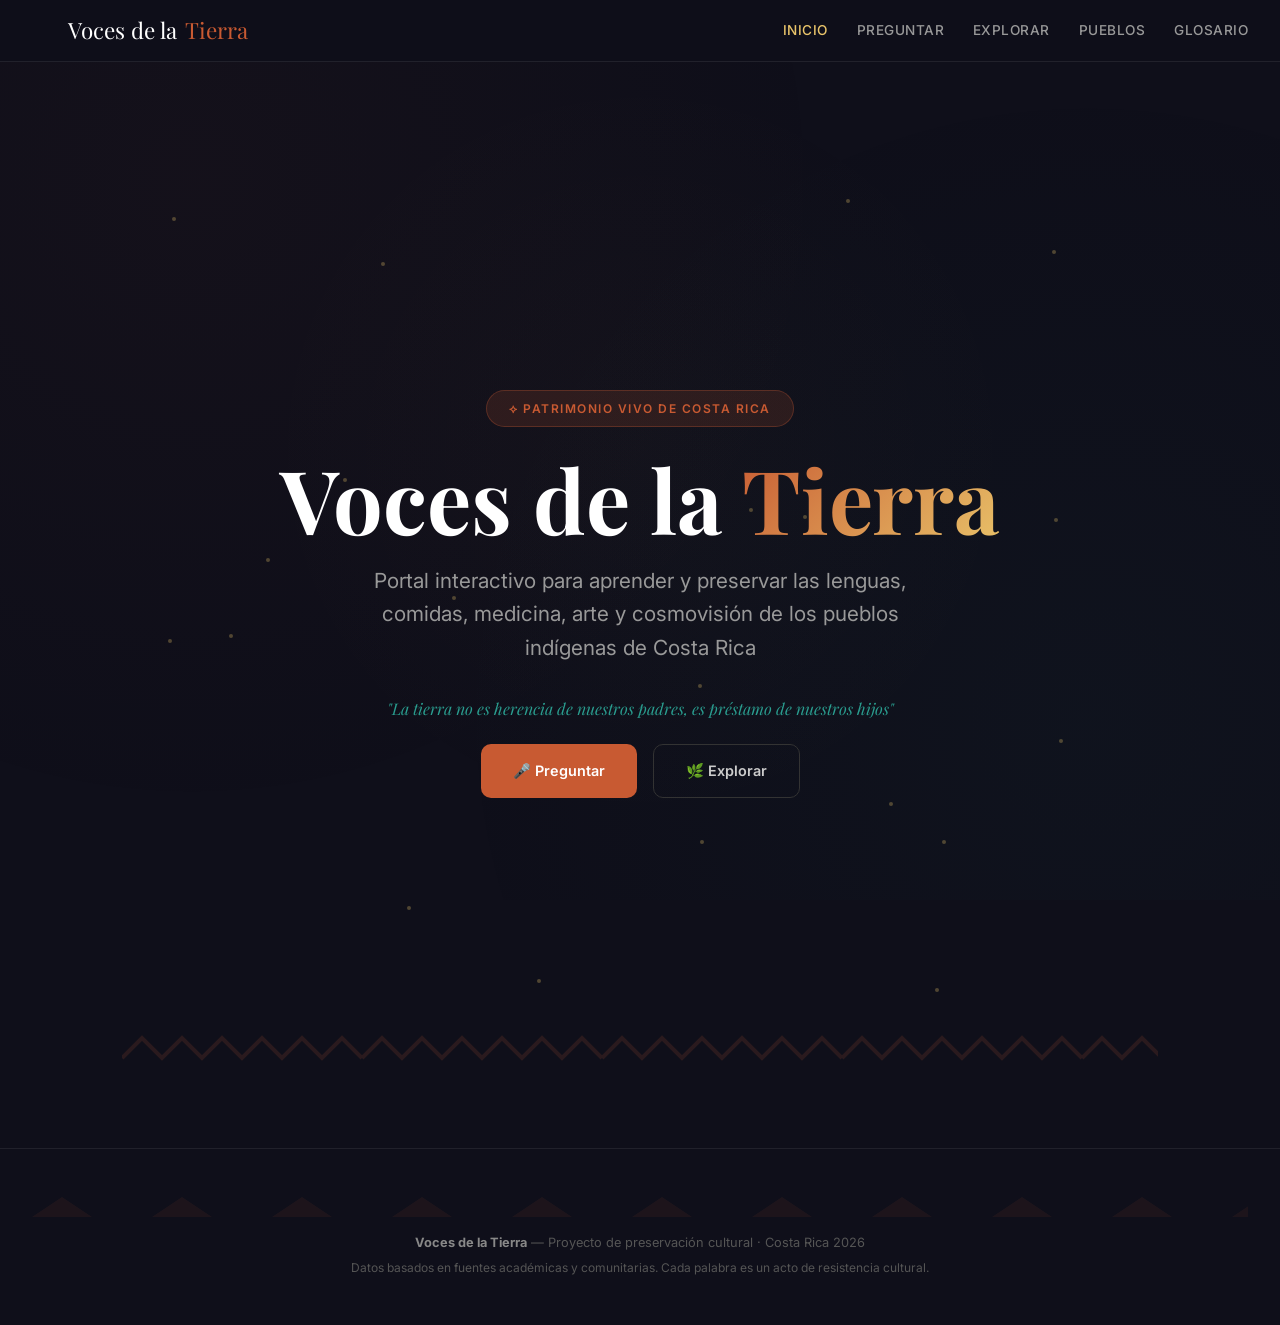
<file: voces-de-la-tierra.html>
<!DOCTYPE html>
<html lang="es">
<head>
  <meta charset="UTF-8">
  <meta name="viewport" content="width=device-width, initial-scale=1.0">
  <title>Voces de la Tierra — Lenguas y Culturas Indígenas de Costa Rica</title>
  <meta name="description" content="Portal interactivo para aprender y preservar las lenguas, comidas, medicina, arte y cultura de los pueblos indígenas de Costa Rica.">
  <meta name="theme-color" content="#C85A32">
  <link rel="preconnect" href="https://fonts.googleapis.com">
  <link rel="preconnect" href="https://fonts.gstatic.com" crossorigin>
  <link href="https://fonts.googleapis.com/css2?family=Playfair+Display:ital,wght@0,400;0,700;1,400&family=Inter:wght@400;500;600;700&display=swap" rel="stylesheet">
  <style>
:root {
  --terracota: #C85A32;
  --terracota-dark: #A34425;
  --turquesa: #2A9D8F;
  --turquesa-light: #3DBEB0;
  --oro: #E9C46A;
  --oro-light: #F4D98A;
  --crema: #F8F3E3;
  --bosque: #264653;
  --bosque-light: #2A5A6B;
  --tierra: #5C4A3A;
  --texto: #1A1A1A;
  --texto-light: #6B6B6B;
  --fondo: #0F0F1A;
  --fondo-card: #1A1A2E;
  --fondo-card-hover: #222240;
  --borde: rgba(255,255,255,0.08);
  --font-serif: 'Playfair Display', Georgia, 'Times New Roman', serif;
  --font-sans: 'Inter', 'Segoe UI', system-ui, -apple-system, sans-serif;
  --shadow: 0 4px 30px rgba(0,0,0,0.3);
  --radius: 16px;
}
*, *::before, *::after { margin: 0; padding: 0; box-sizing: border-box; }
html { scroll-behavior: smooth; }
body {
  font-family: var(--font-sans);
  background: var(--fondo);
  color: #E0E0E0;
  line-height: 1.6;
  overflow-x: hidden;
  min-height: 100vh;
}
::selection { background: rgba(42,157,143,0.4); color: #fff; }
::-webkit-scrollbar { width: 8px; }
::-webkit-scrollbar-track { background: var(--fondo); }
::-webkit-scrollbar-thumb { background: var(--terracota); border-radius: 4px; }
a { color: var(--turquesa); text-decoration: none; transition: color .2s; }
a:hover { color: var(--turquesa-light); }
body::before {
  content: '';
  position: fixed; top: 0; left: 0; width: 100%; height: 100%;
  background-image:
    radial-gradient(circle at 15% 20%, rgba(200,90,50,0.03) 0%, transparent 50%),
    radial-gradient(circle at 85% 80%, rgba(42,157,143,0.03) 0%, transparent 50%),
    radial-gradient(circle at 50% 50%, rgba(233,196,106,0.02) 0%, transparent 50%);
  pointer-events: none; z-index: 0;
}
.pattern-divider {
  height: 40px; width: 100%; opacity: 0.15;
  background: url("data:image/svg+xml,%3Csvg xmlns='http://www.w3.org/2000/svg' viewBox='0 0 120 20'%3E%3Cpath d='M0,15 L10,5 L20,15 L30,5 L40,15 L50,5 L60,15 L70,5 L80,15 L90,5 L100,15 L110,5 L120,15' fill='none' stroke='%23C85A32' stroke-width='2'/%3E%3C/svg%3E") repeat-x;
  margin: 1rem 0;
}
nav {
  position: fixed; top: 0; width: 100%; z-index: 1000;
  background: rgba(15,15,26,0.9); backdrop-filter: blur(16px);
  border-bottom: 1px solid var(--borde);
  padding: 0.8rem 2rem;
  display: flex; justify-content: space-between; align-items: center;
}
nav .logo { font-family: var(--font-serif); font-size: 1.4rem; color: #fff; display: flex; align-items: center; gap: 0.5rem; }
nav .logo svg { width: 28px; height: 28px; }
nav .logo span { color: var(--terracota); }
.nav-links { display: flex; gap: 1.8rem; align-items: center; }
.nav-links a { color: #999; font-size: 0.85rem; font-weight: 500; text-transform: uppercase; letter-spacing: 0.5px; transition: color .2s; }
.nav-links a:hover, .nav-links a.active { color: var(--oro); }
.nav-toggle { display: none; background: none; border: none; color: #fff; font-size: 1.5rem; cursor: pointer; }
.hero {
  min-height: 100vh; display: flex; flex-direction: column; justify-content: center; align-items: center;
  text-align: center; padding: 8rem 2rem 4rem; position: relative; z-index: 1;
}
.hero-particles {
  position: absolute; top: 0; left: 0; width: 100%; height: 100%; overflow: hidden; pointer-events: none;
}
.particle {
  position: absolute; width: 4px; height: 4px; background: var(--oro); border-radius: 50%;
  animation: float 6s infinite ease-in-out; opacity: 0.3;
}
@keyframes float {
  0%, 100% { transform: translateY(0) scale(1); opacity: 0.3; }
  50% { transform: translateY(-30px) scale(1.5); opacity: 0.6; }
}
.hero-badge {
  display: inline-flex; align-items: center; gap: 0.6rem;
  padding: 0.5rem 1.4rem; border-radius: 100px;
  background: rgba(200,90,50,0.15); color: var(--terracota);
  font-size: 0.75rem; font-weight: 600; letter-spacing: 1.5px; text-transform: uppercase;
  margin-bottom: 1.5rem; border: 1px solid rgba(200,90,50,0.3);
  animation: fadeInUp 0.8s ease;
}
.hero h1 {
  font-family: var(--font-serif);
  font-size: clamp(2.8rem, 9vw, 5.5rem);
  font-weight: 700; color: #fff; line-height: 1.1; margin-bottom: 0.5rem;
  animation: fadeInUp 0.8s ease 0.2s both;
}
.hero h1 .highlight {
  background: linear-gradient(135deg, var(--terracota), var(--oro));
  -webkit-background-clip: text; -webkit-text-fill-color: transparent;
}
.hero .subtitle {
  font-size: clamp(1rem, 2vw, 1.3rem); color: #999;
  max-width: 600px; margin: 0.5rem auto 2rem;
  animation: fadeInUp 0.8s ease 0.4s both;
}
.hero .phrase-rotator {
  font-family: var(--font-serif); font-style: italic;
  font-size: 1rem; color: var(--turquesa); min-height: 2rem;
  animation: fadeInUp 0.8s ease 0.6s both;
}
.hero .phrase-rotator span { display: inline-block; animation: fadeInOut 4s infinite; }
@keyframes fadeInOut {
  0%, 100% { opacity: 0; transform: translateY(10px); }
  20%, 80% { opacity: 1; transform: translateY(0); }
}
.btn-group { display: flex; gap: 1rem; flex-wrap: wrap; justify-content: center; margin-top: 1rem; animation: fadeInUp 0.8s ease 0.8s both; }
.btn {
  padding: 0.9rem 2rem; border-radius: 10px; font-weight: 600; font-size: 0.9rem;
  text-decoration: none; transition: all .25s; border: none; cursor: pointer;
  display: inline-flex; align-items: center; gap: 0.6rem; font-family: var(--font-sans);
}
.btn-primary { background: var(--terracota); color: #fff; }
.btn-primary:hover { background: var(--terracota-dark); transform: translateY(-2px); box-shadow: 0 8px 25px rgba(200,90,50,0.3); }
.btn-secondary { background: transparent; color: #ccc; border: 1px solid #333; }
.btn-secondary:hover { border-color: var(--turquesa); color: #fff; transform: translateY(-2px); }
.btn-voice {
  width: 56px; height: 56px; border-radius: 50%; background: var(--turquesa);
  color: #fff; border: none; cursor: pointer; display: flex; align-items: center; justify-content: center;
  font-size: 1.4rem; transition: all .25s; position: relative;
}
.btn-voice:hover { transform: scale(1.05); box-shadow: 0 0 30px rgba(42,157,143,0.4); }
.btn-voice.listening { background: var(--terracota); animation: pulse-mic 1.2s infinite; }
@keyframes pulse-mic {
  0%, 100% { box-shadow: 0 0 0 0 rgba(200,90,50,0.6); }
  50% { box-shadow: 0 0 0 15px rgba(200,90,50,0); }
}
.section { display: none; padding: 7rem 2rem 4rem; max-width: 1100px; margin: 0 auto; position: relative; z-index: 1; }
.section.active { display: block; animation: fadeIn 0.4s ease; }
@keyframes fadeIn { from { opacity: 0; transform: translateY(20px); } to { opacity: 1; transform: translateY(0); } }
@keyframes fadeInUp { from { opacity: 0; transform: translateY(30px); } to { opacity: 1; transform: translateY(0); } }
.section-tag {
  font-size: 0.75rem; text-transform: uppercase; letter-spacing: 2px;
  color: var(--terracota); font-weight: 600; margin-bottom: 0.5rem;
  display: flex; align-items: center; gap: 0.5rem;
}
.section-tag::before { content: '⟡'; font-size: 1rem; }
h2 { font-family: var(--font-serif); font-size: clamp(1.8rem, 4vw, 2.5rem); font-weight: 700; color: #fff; margin-bottom: 0.5rem; }
h2 + .section-desc { color: #888; margin-bottom: 2.5rem; max-width: 650px; font-size: 1rem; }
.card {
  background: var(--fondo-card); border-radius: var(--radius);
  border: 1px solid var(--borde); padding: 1.5rem;
  transition: all .3s;
}
.card:hover { border-color: rgba(200,90,50,0.2); transform: translateY(-2px); }
.qa-container {
  max-width: 800px; margin: 0 auto;
}
.qa-input-group {
  display: flex; gap: 0.8rem; align-items: center;
  background: var(--fondo-card); border-radius: 16px;
  padding: 0.5rem 0.5rem 0.5rem 1.5rem;
  border: 1px solid var(--borde); transition: border-color .3s;
}
.qa-input-group:focus-within { border-color: var(--turquesa); }
.qa-input-group input {
  flex: 1; background: none; border: none; color: #fff; font-size: 1rem;
  padding: 0.8rem 0; outline: none; font-family: var(--font-sans);
}
.qa-input-group input::placeholder { color: #555; }
.qa-input-group .btn-send {
  background: var(--turquesa); color: #fff; border: none; border-radius: 10px;
  padding: 0.7rem 1.2rem; cursor: pointer; font-weight: 600; font-size: 0.9rem;
  transition: all .2s; display: flex; align-items: center; gap: 0.4rem;
}
.qa-input-group .btn-send:hover { background: var(--turquesa-light); }
.qa-suggestions {
  display: flex; flex-wrap: wrap; gap: 0.5rem; margin-top: 1rem;
}
.qa-suggestions button {
  background: rgba(42,157,143,0.1); color: var(--turquesa-light);
  border: 1px solid rgba(42,157,143,0.2); border-radius: 20px;
  padding: 0.4rem 1rem; font-size: 0.8rem; cursor: pointer;
  transition: all .2s; font-family: var(--font-sans);
}
.qa-suggestions button:hover { background: rgba(42,157,143,0.2); border-color: var(--turquesa); }
.qa-response {
  margin-top: 1.5rem; display: none;
  animation: fadeIn 0.5s ease;
}
.qa-response.visible { display: block; }
.qa-response .response-card {
  background: var(--fondo-card); border-radius: var(--radius);
  border: 1px solid var(--borde); padding: 1.8rem;
  position: relative; overflow: hidden;
}
.qa-response .response-card::before {
  content: ''; position: absolute; top: 0; left: 0; width: 4px; height: 100%;
  background: linear-gradient(to bottom, var(--terracota), var(--turquesa));
}
.qa-response .response-category {
  font-size: 0.7rem; text-transform: uppercase; letter-spacing: 1px;
  color: var(--oro); font-weight: 600; margin-bottom: 0.5rem;
}
.qa-response .response-text {
  font-size: 1.05rem; line-height: 1.8; color: #ddd;
}
.qa-response .response-text .word-highlight {
  color: var(--oro); font-weight: 600; font-family: var(--font-serif);
  font-size: 1.2rem;
}
.qa-response .response-actions {
  display: flex; gap: 0.8rem; margin-top: 1.2rem;
}
.qa-response .response-actions button {
  background: rgba(255,255,255,0.05); border: 1px solid var(--borde);
  color: #aaa; border-radius: 8px; padding: 0.5rem 1rem; cursor: pointer;
  font-size: 0.8rem; transition: all .2s; display: flex; align-items: center; gap: 0.4rem;
  font-family: var(--font-sans);
}
.qa-response .response-actions button:hover { background: rgba(255,255,255,0.1); color: #fff; }
.qa-response .response-actions button.speaking { background: rgba(42,157,143,0.2); color: var(--turquesa); border-color: var(--turquesa); }
.anim-container {
  width: 100%; height: 120px; margin: 1rem 0; border-radius: 12px;
  background: rgba(0,0,0,0.2); overflow: hidden; position: relative;
}
.anim-scene { width: 100%; height: 100%; position: relative; }
.anim-saludo .sun { position: absolute; top: 10px; right: 20px; width: 30px; height: 30px; background: var(--oro); border-radius: 50%; animation: sun-pulse 3s infinite; }
@keyframes sun-pulse { 0%,100% { transform: scale(1); opacity: 0.8; } 50% { transform: scale(1.1); opacity: 1; box-shadow: 0 0 20px var(--oro); } }
.anim-saludo .figure { position: absolute; bottom: 20px; left: 50%; transform: translateX(-50%); font-size: 2.5rem; animation: figure-wave 2s infinite; }
@keyframes figure-wave { 0%,100% { transform: translateX(-50%) rotate(0deg); } 25% { transform: translateX(-50%) rotate(-10deg); } 75% { transform: translateX(-50%) rotate(10deg); } }
.anim-naturaleza { background: linear-gradient(to top, var(--bosque), transparent); }
.anim-naturaleza .ground { position: absolute; bottom: 0; width: 100%; height: 30%; background: var(--bosque-light); border-radius: 20px 20px 0 0; }
.anim-naturaleza .tree { position: absolute; bottom: 30%; left: 50%; transform: translateX(-50%); width: 6px; height: 50px; background: #5C4A3A; border-radius: 3px; }
.anim-naturaleza .tree::after { content: '⚘'; position: absolute; top: -20px; left: -8px; font-size: 1.5rem; }
.anim-comida .pot { position: absolute; bottom: 20px; left: 50%; transform: translateX(-50%); font-size: 2.5rem; animation: cook 3s infinite; }
@keyframes cook { 0%,100% { transform: translateX(-50%) scale(1); } 50% { transform: translateX(-50%) scale(1.05); } }
.anim-medicina .plant { position: absolute; bottom: 20px; left: 50%; transform: translateX(-50%); font-size: 2rem; animation: grow 4s infinite; }
@keyframes grow { 0% { transform: translateX(-50%) scale(0.5); opacity: 0.5; } 50% { transform: translateX(-50%) scale(1.2); opacity: 1; } 100% { transform: translateX(-50%) scale(0.5); opacity: 0.5; } }
.anim-medicina .drop { position: absolute; top: 10px; left: 30%; font-size: 1rem; animation: drop-fall 2s infinite; }
@keyframes drop-fall { 0% { transform: translateY(-10px); opacity: 0; } 50% { opacity: 1; } 100% { transform: translateY(80px); opacity: 0; } }
.anim-arte .pattern-draw { position: absolute; bottom: 20px; left: 10%; width: 80%; height: 40px; background: repeating-linear-gradient(90deg, var(--terracota) 0px, var(--terracota) 6px, transparent 6px, transparent 12px); animation: draw-pattern 3s infinite; }
@keyframes draw-pattern { 0% { width: 0%; opacity: 0; } 50% { width: 80%; opacity: 1; } 100% { width: 80%; opacity: 1; } }
.anim-ceremonia .fire { position: absolute; bottom: 20px; left: 50%; transform: translateX(-50%); font-size: 2.5rem; animation: fire-dance 1s infinite; }
@keyframes fire-dance { 0%,100% { transform: translateX(-50%) scale(1) rotate(0deg); } 25% { transform: translateX(-50%) scale(1.05) rotate(-3deg); } 75% { transform: translateX(-50%) scale(0.95) rotate(3deg); } }
.anim-ceremonia .figures { position: absolute; bottom: 30px; left: 15%; font-size: 1.5rem; animation: circle-dance 6s infinite; }
@keyframes circle-dance { 0%,100% { transform: translateX(0); } 50% { transform: translateX(50px); } }
.anim-cosmovision .tree-world { position: absolute; bottom: 20px; left: 50%; transform: translateX(-50%); font-size: 2.5rem; animation: tree-pulse 4s infinite; }
@keyframes tree-pulse { 0%,100% { transform: translateX(-50%) scale(1); } 50% { transform: translateX(-50%) scale(1.1); } }
.anim-cosmovision .stars { position: absolute; top: 10px; left: 10%; font-size: 0.8rem; animation: twinkle 2s infinite; }
@keyframes twinkle { 0%,100% { opacity: 0.3; } 50% { opacity: 1; } }
.explore-grid { display: grid; grid-template-columns: repeat(auto-fit, minmax(280px, 1fr)); gap: 1.5rem; }
.explore-card {
  background: var(--fondo-card); border-radius: var(--radius);
  border: 1px solid var(--borde); padding: 1.8rem; cursor: pointer;
  transition: all .3s; text-align: center;
}
.explore-card:hover { border-color: var(--terracota); transform: translateY(-4px); }
.explore-card .icon { font-size: 2.5rem; margin-bottom: 0.8rem; }
.explore-card h3 { font-family: var(--font-serif); color: #fff; font-size: 1.2rem; margin-bottom: 0.3rem; }
.explore-card p { color: #888; font-size: 0.85rem; }
.explore-card .count { margin-top: 0.8rem; font-size: 0.75rem; color: var(--turquesa); font-weight: 600; }
.pueblos-grid { display: grid; grid-template-columns: repeat(auto-fit, minmax(240px, 1fr)); gap: 1.5rem; }
.pueblo-card {
  background: var(--fondo-card); border-radius: var(--radius);
  border: 1px solid var(--borde); padding: 1.5rem; cursor: pointer;
  transition: all .3s;
}
.pueblo-card:hover { border-color: var(--oro); transform: translateY(-3px); }
.pueblo-card .name { font-family: var(--font-serif); font-size: 1.3rem; color: var(--oro); }
.pueblo-card .name-native { color: #666; font-size: 0.85rem; font-style: italic; margin-top: 0.2rem; }
.pueblo-card .region { font-size: 0.8rem; color: #888; margin-top: 0.5rem; display: flex; align-items: center; gap: 0.3rem; }
.pueblo-card .speakers { font-size: 0.8rem; color: var(--turquesa); margin-top: 0.3rem; }
.pueblo-detail {
  display: none; margin-top: 2rem;
  background: var(--fondo-card); border-radius: var(--radius);
  border: 1px solid var(--borde); padding: 2rem;
  animation: fadeIn 0.4s ease;
}
.pueblo-detail.visible { display: block; }
.pueblo-detail h3 { font-family: var(--font-serif); color: var(--oro); font-size: 1.5rem; }
.pueblo-detail .back-btn {
  background: none; border: 1px solid var(--borde); color: #aaa;
  padding: 0.4rem 1rem; border-radius: 8px; cursor: pointer; font-size: 0.85rem;
  margin-bottom: 1rem; font-family: var(--font-sans); transition: all .2s;
}
.pueblo-detail .back-btn:hover { border-color: var(--turquesa); color: #fff; }
.glosario-controls { display: flex; gap: 0.8rem; margin-bottom: 1.5rem; flex-wrap: wrap; }
.glosario-controls select, .glosario-controls input {
  background: var(--fondo-card); border: 1px solid var(--borde);
  color: #fff; padding: 0.6rem 1rem; border-radius: 10px;
  font-family: var(--font-sans); font-size: 0.9rem;
}
.glosario-controls select:focus, .glosario-controls input:focus { border-color: var(--turquesa); outline: none; }
.glosario-controls input { flex: 1; min-width: 200px; }
.glosario-controls select { cursor: pointer; }
.glosario-table { width: 100%; border-collapse: collapse; }
.glosario-table th {
  text-align: left; padding: 0.8rem 1rem; font-size: 0.75rem;
  text-transform: uppercase; letter-spacing: 1px; color: #666;
  border-bottom: 1px solid var(--borde); font-weight: 600;
}
.glosario-table td {
  padding: 0.7rem 1rem; border-bottom: 1px solid rgba(255,255,255,0.03);
  font-size: 0.9rem; color: #ccc; cursor: pointer; transition: all .2s;
}
.glosario-table tr:hover td { background: rgba(255,255,255,0.03); }
.glosario-table .word-native { color: var(--oro); font-family: var(--font-serif); font-weight: 600; }
.voice-indicator {
  display: none; align-items: center; gap: 0.8rem;
  padding: 1rem 1.5rem; background: rgba(42,157,143,0.1);
  border: 1px solid rgba(42,157,143,0.2); border-radius: 12px; margin-top: 1rem;
  animation: fadeIn 0.3s ease;
}
.voice-indicator.active { display: flex; }
.voice-indicator .wave { display: flex; gap: 3px; align-items: center; }
.voice-indicator .wave span {
  width: 4px; height: 16px; background: var(--turquesa); border-radius: 2px;
  animation: wave 0.8s infinite ease-in-out;
}
.voice-indicator .wave span:nth-child(2) { animation-delay: 0.1s; height: 24px; }
.voice-indicator .wave span:nth-child(3) { animation-delay: 0.2s; height: 12px; }
.voice-indicator .wave span:nth-child(4) { animation-delay: 0.15s; height: 20px; }
.voice-indicator .wave span:nth-child(5) { animation-delay: 0.05s; height: 14px; }
@keyframes wave {
  0%, 100% { transform: scaleY(0.5); }
  50% { transform: scaleY(1); }
}
.voice-indicator .label { color: var(--turquesa); font-size: 0.85rem; font-weight: 500; }
.listening-indicator {
  position: fixed; bottom: 2rem; right: 2rem; z-index: 999;
  display: none; align-items: center; gap: 0.8rem;
  background: rgba(200,90,50,0.95); color: #fff;
  padding: 0.8rem 1.5rem; border-radius: 50px;
  font-size: 0.9rem; font-weight: 500;
  box-shadow: 0 4px 20px rgba(200,90,50,0.4);
  animation: fadeInUp 0.3s ease;
}
.listening-indicator.active { display: flex; }
footer {
  text-align: center; padding: 3rem 2rem;
  border-top: 1px solid var(--borde);
  color: #555; font-size: 0.8rem; position: relative; z-index: 1;
}
footer .footer-pattern {
  height: 20px; opacity: 0.08;
  background: url("data:image/svg+xml,%3Csvg xmlns='http://www.w3.org/2000/svg' viewBox='0 0 60 10'%3E%3Cpolygon points='15,0 30,10 0,10' fill='%23C85A32'/%3E%3C/svg%3E") repeat-x;
  margin-bottom: 1rem;
}
footer strong { color: #888; }
@media (max-width: 768px) {
  nav { padding: 0.7rem 1rem; }
  .nav-links { display: none; position: absolute; top: 100%; left: 0; width: 100%; flex-direction: column; background: rgba(15,15,26,0.98); padding: 1rem; gap: 1rem; }
  .nav-links.open { display: flex; }
  .nav-toggle { display: block; }
  .section { padding: 5rem 1rem 2rem; }
  .qa-input-group { flex-wrap: wrap; padding: 0.8rem; }
  .qa-input-group input { width: 100%; }
  .qa-input-group .btn-send { width: 100%; justify-content: center; }
  .explore-grid { grid-template-columns: 1fr; }
  .pueblos-grid { grid-template-columns: 1fr; }
  .glosario-controls { flex-direction: column; }
  .glosario-table { font-size: 0.8rem; }
  .listening-indicator { bottom: 1rem; right: 1rem; font-size: 0.8rem; padding: 0.6rem 1rem; }
}
@media (max-width: 480px) {
  .hero h1 { font-size: 2rem; }
  .btn { padding: 0.7rem 1.2rem; font-size: 0.8rem; }
}
  </style>
  <link rel="icon" href="data:image/svg+xml,%3Csvg xmlns='http://www.w3.org/2000/svg' viewBox='0 0 100 100'%3E%3Ccircle cx='50' cy='50' r='45' fill='%23C85A32'/%3E%3Ctext x='50' y='65' font-size='40' text-anchor='middle' fill='white'%3E🌿%3C/text%3E%3C/svg%3E" type="image/svg+xml">
</head>
<body>

<!-- NAV -->
<nav>
  <div class="logo">
    <svg viewBox="0 0 28 28" fill="none"><circle cx="14" cy="14" r="12" stroke="%23C85A32" stroke-width="2"/><path d="M14 4 L18 12 L14 10 L10 12 Z" fill="%23E9C46A"/><circle cx="14" cy="16" r="4" fill="%232A9D8F"/></svg>
    Voces de la <span>Tierra</span>
  </div>
  <div class="nav-links">
    <a href="#" data-page="home" class="active">Inicio</a>
    <a href="#" data-page="preguntar">Preguntar</a>
    <a href="#" data-page="explorar">Explorar</a>
    <a href="#" data-page="pueblos">Pueblos</a>
    <a href="#" data-page="glosario">Glosario</a>
  </div>
  <button class="nav-toggle" aria-label="Menú">☰</button>
</nav>

<!-- HOME -->
<section class="section active" id="page-home">
  <div class="hero">
    <div class="hero-particles" id="particles"></div>
    <div class="hero-badge">⟡ Patrimonio Vivo de Costa Rica</div>
    <h1>Voces de la <span class="highlight">Tierra</span></h1>
    <p class="subtitle">Portal interactivo para aprender y preservar las lenguas, comidas, medicina, arte y cosmovisión de los pueblos indígenas de Costa Rica</p>
    <div class="phrase-rotator">
      <span class="phrase-text" style="transition:opacity 0.5s">"La tierra no es herencia de nuestros padres, es préstamo de nuestros hijos"</span>
    </div>
    <div class="btn-group">
      <a href="#" class="btn btn-primary" onclick="window.navigateTo('preguntar');return false;">🎤 Preguntar</a>
      <a href="#" class="btn btn-secondary" onclick="window.navigateTo('explorar');return false;">🌿 Explorar</a>
    </div>
  </div>
  <div id="home-content"></div>
  <div class="pattern-divider"></div>
</section>

<!-- PREGUNTAR -->
<section class="section" id="page-preguntar">
  <div class="section-tag">Sabiduría ancestral</div>
  <h2>Pregunta, te responderá la memoria</h2>
  <p class="section-desc">Habla o escribe tu pregunta sobre lenguas, comidas, medicina, arte o cultura indígena. La voz de los abuelos te responderá.</p>

  <div class="qa-container">
    <div class="qa-input-group">
      <input type="text" id="qa-input" placeholder='Ej: "¿cómo se dice hola en bribri?" o "¿qué es el Juego de los Diablitos?"' autocomplete="off">
      <button class="btn-voice" id="qa-voice" title="Preguntar por voz">🎤</button>
      <button class="btn-send" id="qa-send">Preguntar →</button>
    </div>

    <div class="voice-indicator" id="voice-indicator">
      <div class="wave"><span></span><span></span><span></span><span></span><span></span></div>
      <span class="label">Escuchando...</span>
    </div>

    <div class="qa-suggestions" id="qa-suggestions"></div>

    <div class="qa-response" id="qa-response">
      <div class="response-card">
        <div class="response-category">Sabiduría</div>
        <div class="response-text">Pregunta algo y te compartiré el conocimiento de los pueblos indígenas de Costa Rica.</div>
      </div>
    </div>
  </div>
</section>

<!-- EXPLORAR -->
<section class="section" id="page-explorar">
  <div class="section-tag">Conocimiento</div>
  <h2>Explora la sabiduría indígena</h2>
  <p class="section-desc">Selecciona una categoría para descubrir las tradiciones y conocimientos de los pueblos originarios.</p>
  <div class="explore-grid" id="explore-grid"></div>
</section>

<!-- PUEBLOS -->
<section class="section" id="page-pueblos">
  <div class="section-tag">Pueblos indígenas</div>
  <h2>Los 7 pueblos de Costa Rica</h2>
  <p class="section-desc">Cada pueblo tiene su propia lengua, cosmovisión y tradiciones. Todos pertenecen a la gran familia Chibcha.</p>
  <div class="pueblos-grid" id="pueblos-grid"></div>
  <div class="pueblo-detail" id="pueblo-detail"></div>
</section>

<!-- GLOSARIO -->
<section class="section" id="page-glosario">
  <div class="section-tag">Vocabulario</div>
  <h2>Glosario de lenguas indígenas</h2>
  <p class="section-desc">Busca palabras en las 7 lenguas indígenas de Costa Rica con su traducción al español y pronunciación.</p>

  <div class="glosario-controls">
    <select id="glosario-lang"></select>
    <select id="glosario-cat"></select>
    <input type="text" id="glosario-search" placeholder="Buscar palabra...">
  </div>

  <table class="glosario-table">
    <thead><tr><th>Lengua indígena</th><th>Español</th><th>Pronunciación</th><th>Pueblo</th></tr></thead>
    <tbody id="glosario-body"></tbody>
  </table>
</section>

<!-- LISTENING INDICATOR (fixed) -->
<div class="listening-indicator" id="listening-indicator">🎤 Escuchando...</div>

<!-- FOOTER -->
<footer>
  <div class="footer-pattern"></div>
  <p><strong>Voces de la Tierra</strong> — Proyecto de preservación cultural · Costa Rica 2026</p>
  <p style="margin-top:0.3rem;font-size:0.75rem;">Datos basados en fuentes académicas y comunitarias. Cada palabra es un acto de resistencia cultural.</p>
</footer>

<script>
const VOCES = {

  meta: {
    title: "Voces de la Tierra",
    subtitle: "Portal de lenguas y culturas indígenas de Costa Rica",
    version: "1.0.0",
    languages: ["bribri", "cabecar", "ngabe", "maleku", "boruca", "terraba", "huetar"]
  },

  languages: {
    bribri: {
      name: "Bribri",
      nameNative: "Bribri",
      region: "Talamanca, Caribe Sur",
      family: "Chibcha",
      speakers: 7000,
      description: "El bribri es una de las lenguas indígenas más vitales de Costa Rica. Su cosmovisión gira en torno a Sibú, el dios creador, y la figura del awá (médico tradicional).",
      greeting: "di' tte",
      words: {
        saludos: [
          { es: "Hola", native: "di' tte", pron: "di tte", nota: "Saludo informal y cotidiano" },
          { es: "Buenos días", native: "di' tte stsö", pron: "di tte stsö", nota: "Saludo matutino" },
          { es: "Buenas tardes", native: "di' tte wé ká", pron: "di tte ué ka", nota: "Saludo vespertino" },
          { es: "Adiós", native: "déwö", pron: "déuö", nota: "Despedida general" },
          { es: "Hasta luego", native: "déwö ká", pron: "déuö ka", nota: "Despedida con intención de regreso" },
          { es: "Gracias", native: "díshkö", pron: "dishkö", nota: "Expresión de agradecimiento" },
          { es: "¿Cómo estás?", native: "bí tó?", pron: "bi to", nota: "Pregunta de cortesía" }
        ],
        numeros: [
          { es: "Uno", native: "éke", pron: "eke", nota: "Número uno" },
          { es: "Dos", native: "bök", pron: "bök", nota: "Número dos" },
          { es: "Tres", native: "màyan", pron: "mayan", nota: "Número tres" },
          { es: "Cuatro", native: "tchög", pron: "chög", nota: "Número cuatro" },
          { es: "Cinco", native: "skèr", pron: "sker", nota: "Número cinco" }
        ],
        naturaleza: [
          { es: "Agua", native: "dí", pron: "di", nota: "Elemento sagrado, fuente de vida" },
          { es: "Sol", native: "dö", pron: "dö", nota: "Astro rey, dador de luz" },
          { es: "Luna", native: "sĩã", pron: "siã", nota: "Madre luna, guía nocturna" },
          { es: "Tierra", native: "míkë", pron: "mikë", nota: "La tierra, nuestro hogar" },
          { es: "Río", native: "dí' ká", pron: "di ka", nota: "Los ríos son venas de la tierra" },
          { es: "Montaña", native: "tsáwö", pron: "tsáwö", nota: "Las montañas sagradas" },
          { es: "Árbol", native: "kás", pron: "kas", nota: "Los árboles son nuestros hermanos" },
          { es: "Maíz", native: "kókó", pron: "koko", nota: "El maíz es vida y sustento" },
          { es: "Cacao", native: "kakáu", pron: "kakau", nota: "El cacao es sagrado, conecta con Sibú" },
          { es: "Fuego", native: "chichá", pron: "chicha", nota: "El fuego purifica y transforma" }
        ],
        familia: [
          { es: "Madre", native: "kã", pron: "kã", nota: "Madre tierra, madre biológica" },
          { es: "Padre", native: "ák", pron: "ak", nota: "Padre, protector" },
          { es: "Hermano", native: "bá", pron: "ba", nota: "Hermano de sangre" },
          { es: "Hermana", native: "bá' kã", pron: "ba kã", nota: "Hermana de sangre" },
          { es: "Hijo", native: "tsí", pron: "tsi", nota: "Hijo o hija" },
          { es: "Abuelo", native: "dörö", pron: "dörö", nota: "Abuelo, sabio anciano" },
          { es: "Abuela", native: "dörö' kã", pron: "dörö kã", nota: "Abuela, guardiana de historias" },
          { es: "Familia", native: "alák", pron: "alak", nota: "La familia extendida bribri" }
        ],
        cotidianas: [
          { es: "Sí", native: "è", pron: "e", nota: "Afirmación" },
          { es: "No", native: "kë", pron: "kë", nota: "Negación" },
          { es: "Bien", native: "bí", pron: "bi", nota: "Estado de bienestar" },
          { es: "Casa", native: "ú", pron: "u", nota: "El hogar" },
          { es: "Comida", native: "kó", pron: "ko", nota: "Alimento" },
          { es: "Amigo", native: "bà' tchí", pron: "ba tchi", nota: "Amistad sincera" },
          { es: "Camino", native: "yá", pron: "ya", nota: "Sendero, ruta" }
        ]
      },
      cultura: {
        cosmovision: "Los bribri creen que el mundo fue creado por Sibú. La tierra descansa sobre una culebra gigante. Los awá (médicos tradicionales) son los intermediarios entre el mundo espiritual y el físico.",
        tradiciones: [
          "El awá o médico tradicional bribri usa el cacao y plantas sagradas para sanar",
          "El rito fúnebre bribri incluye la creencia de que el alma viaja al otro mundo",
          "La organización social se basa en clanes matrilineales",
          "La palabra hablada tiene un poder sagrado - no se debe mentir jamás"
        ]
      }
    },
    cabecar: {
      name: "Cabécar",
      nameNative: "Cabécar",
      region: "Talamanca, Chirripó",
      family: "Chibcha",
      speakers: 3000,
      description: "El cabécar está estrechamente relacionado con el bribri. Son un pueblo que ha preservado fuertemente su identidad y territorio en las montañas de Talamanca.",
      greeting: "ji' tte",
      words: {
        saludos: [
          { es: "Hola", native: "ji' tte", pron: "yi tte", nota: "Saludo cotidiano" },
          { es: "Buenos días", native: "ji' tte shö", pron: "yi tte shö", nota: "Saludo de día" },
          { es: "Adiós", native: "jé'wö", pron: "yéuö", nota: "Despedida" },
          { es: "Gracias", native: "jìshkö", pron: "yishkö", nota: "Agradecimiento" },
          { es: "¿Cómo estás?", native: "bi' jí?", pron: "bi yi", nota: "Saludo cordial" }
        ],
        numeros: [
          { es: "Uno", native: "éke", pron: "eke", nota: "Primer número" },
          { es: "Dos", native: "bök", pron: "bök", nota: "Segundo número" },
          { es: "Tres", native: "máyan", pron: "mayan", nota: "Tercer número" },
          { es: "Cuatro", native: "shkiög", pron: "skiög", nota: "Cuarto número" },
          { es: "Cinco", native: "shker", pron: "sker", nota: "Quinto número" }
        ],
        naturaleza: [
          { es: "Agua", native: "dí", pron: "di", nota: "Agua, fuente de vida" },
          { es: "Sol", native: "dö", pron: "dö", nota: "El astro solar" },
          { es: "Luna", native: "siã", pron: "siã", nota: "La luna" },
          { es: "Río", native: "dí' ká", pron: "di ka", nota: "Curso de agua" },
          { es: "Maíz", native: "kókó", pron: "koko", nota: "El maíz sagrado" }
        ],
        cotidianas: [
          { es: "Casa", native: "jú", pron: "yu", nota: "Hogar cabécar" },
          { es: "Sí", native: "è", pron: "e", nota: "Afirmación" },
          { es: "No", native: "kë'", pron: "kë", nota: "Negación" }
        ]
      },
      cultura: {
        cosmovision: "La cosmovisión cabécar es similar a la bribri. Sibú es el creador. Creen en espíritus de la naturaleza que habitan ríos, montañas y árboles.",
        tradiciones: [
          "Los cabécares son conocidos por su profundo conocimiento de plantas medicinales",
          "La cacería y la recolección son actividades tradicionales importantes",
          "La vivienda tradicional es de forma cónica con techo de paja",
          "El clan se hereda por línea materna"
        ]
      }
    },
    ngabe: {
      name: "Ngäbe",
      nameNative: "Ngäbe",
      region: "Puntarenas Sur, Coto Brus, Buenos Aires",
      family: "Chibcha",
      speakers: 5000,
      description: "Los ngäbe (también llamados guaymíes) habitan en el sur de Costa Rica y norte de Panamá. Su lengua es el ngäbere. Son conocidos por sus coloridos vestidos tradicionales y su arte en chaquira.",
      greeting: "möi",
      words: {
        saludos: [
          { es: "Hola", native: "möi", pron: "möi", nota: "Saludo principal" },
          { es: "Buenos días", native: "möi mrä", pron: "möi mrä", nota: "Saludo de día" },
          { es: "Buenas tardes", native: "möi nämä", pron: "möi nämä", nota: "Saludo de tarde" },
          { es: "Adiós", native: "möi n'gö", pron: "möi ngö", nota: "Despedida" },
          { es: "Gracias", native: "möi nuge", pron: "möi nuge", nota: "Agradecimiento" },
          { es: "¿Cómo estás?", native: "möi drebä?", pron: "möi drebä", nota: "Pregunta de cortesía" }
        ],
        numeros: [
          { es: "Uno", native: "dai", pron: "dai", nota: "Número uno" },
          { es: "Dos", native: "dok", pron: "dok", nota: "Número dos" },
          { es: "Tres", native: "dai", pron: "dai", nota: "Número tres" },
          { es: "Cuatro", native: "bokai", pron: "bokai", nota: "Número cuatro" },
          { es: "Cinco", native: "dai mäi", pron: "dai mäi", nota: "Número cinco" }
        ],
        naturaleza: [
          { es: "Agua", native: "ñö", pron: "ñö", nota: "Agua, elemento vital" },
          { es: "Sol", native: "ngö", pron: "ngö", nota: "El sol" },
          { es: "Luna", native: "nä", pron: "nä", nota: "La luna" },
          { es: "Tierra", native: "dö", pron: "dö", nota: "La tierra" },
          { es: "Río", native: "drie", pron: "drie", nota: "Río" },
          { es: "Montaña", native: "köba", pron: "köba", nota: "Cerro o montaña" },
          { es: "Árbol", native: "nö", pron: "nö", nota: "Árbol, bosque" },
          { es: "Mar", native: "ñö käme", pron: "ñö käme", nota: "Mar, agua grande" },
          { es: "Estrella", native: "kube", pron: "kube", nota: "Estrella del cielo" }
        ],
        familia: [
          { es: "Madre", native: "mama", pron: "mama", nota: "Madre" },
          { es: "Padre", native: "tata", pron: "tata", nota: "Padre" },
          { es: "Hermano", native: "kri", pron: "kri", nota: "Hermano" },
          { es: "Hermana", native: "kre", pron: "kre", nota: "Hermana" },
          { es: "Hijo", native: "mre", pron: "mre", nota: "Hijo" },
          { es: "Abuelo", native: "ngöbo", pron: "ngöbo", nota: "Abuelo" }
        ],
        cotidianas: [
          { es: "Sí", native: "e", pron: "e", nota: "Afirmación" },
          { es: "No", native: "tai", pron: "tai", nota: "Negación" },
          { es: "Casa", native: "köde", pron: "köde", nota: "Vivienda tradicional" },
          { es: "Comida", native: "nügä", pron: "nügä", nota: "Alimento" },
          { es: "Amigo", native: "mdigwe", pron: "mdigüe", nota: "Amigo cercano" },
          { es: "Flor", native: "sege", pron: "sege", nota: "Flor" }
        ]
      },
      cultura: {
        cosmovision: "Para los ngäbe, la tierra es la madre de todos. Creen en Ngöbö, el dios creador que todo lo ve. La naturaleza es sagrada y debe ser respetada.",
        tradiciones: [
          "Las mujeres ngäbe usan vestidos de colores brillantes llamados 'nawar'",
          "El arte en chaquira (abalorios) es una tradición milenaria",
          "La música tradicional usa la flauta de caña y el tambor",
          "Los ngäbe migran estacionalmente siguiendo los ciclos de la naturaleza"
        ]
      }
    },
    maleku: {
      name: "Maleku",
      nameNative: "Maleku",
      region: "Guatuso, Alajuela Norte",
      family: "Chibcha",
      speakers: 1000,
      description: "Los malekus o guatusos habitan en la región norte de Costa Rica. Su lengua es una de las más amenazadas del país. Son conocidos por su artesanía en jícaras y sus tradiciones de caza.",
      greeting: "rahíj",
      words: {
        saludos: [
          { es: "Hola", native: "rahíj", pron: "rahíj", nota: "Saludo principal" },
          { es: "Buenos días", native: "rahíj tí", pron: "rahíj ti", nota: "Saludo de día" },
          { es: "Adiós", native: "rahíj rah", pron: "rahíj rah", nota: "Despedida" },
          { es: "Gracias", native: "rahíj ka", pron: "rahíj ka", nota: "Agradecimiento" }
        ],
        numeros: [
          { es: "Uno", native: "kí", pron: "ki", nota: "Número uno" },
          { es: "Dos", native: "páo", pron: "pao", nota: "Número dos" },
          { es: "Tres", native: "páotkí", pron: "paotki", nota: "Número tres" },
          { es: "Cuatro", native: "paobáo", pron: "paobao", nota: "Número cuatro" },
          { es: "Cinco", native: "kí jó", pron: "ki yo", nota: "Número cinco" }
        ],
        naturaleza: [
          { es: "Agua", native: "túi", pron: "tui", nota: "Agua" },
          { es: "Sol", native: "jí", pron: "yi", nota: "El sol" },
          { es: "Luna", native: "kína", pron: "kina", nota: "La luna" },
          { es: "Río", native: "túi ká", pron: "tui ka", nota: "Río" },
          { es: "Árbol", native: "jaká", pron: "yaka", nota: "Árbol" },
          { es: "Maíz", native: "ópe", pron: "ope", nota: "El maíz" }
        ],
        familia: [
          { es: "Madre", native: "máma", pron: "mama", nota: "Madre" },
          { es: "Padre", native: "pápa", pron: "papa", nota: "Padre" },
          { es: "Hermano", native: "chá", pron: "cha", nota: "Hermano" },
          { es: "Hijo", native: "chíri", pron: "chiri", nota: "Hijo" }
        ],
        cotidianas: [
          { es: "Casa", native: "jó", pron: "yo", nota: "Hogar tradicional" },
          { es: "Sí", native: "hó", pron: "ho", nota: "Afirmación" },
          { es: "No", native: "má", pron: "ma", nota: "Negación" },
          { es: "Comida", native: "jé", pron: "ye", nota: "Alimento" }
        ]
      },
      cultura: {
        cosmovision: "Los maleku creen en espíritus de la naturaleza. El jaguar es un animal sagrado y protector. Los ríos y lagunas son morada de espíritus ancestrales.",
        tradiciones: [
          "La cestería y la talla de jícaras son artes tradicionales maleku",
          "La caza con cerbatana era una práctica tradicional",
          "Las casas tradicionales eran grandes estructuras comunales",
          "El baile del jaguar representa la conexión con el espíritu animal"
        ]
      }
    },
    boruca: {
      name: "Boruca",
      nameNative: "Brúnka",
      region: "Puntarenas Sur, Boruca, Térraba",
      family: "Chibcha",
      speakers: 150,
      description: "La lengua boruca está críticamente amenazada. Sin embargo, el pueblo boruca mantiene vivas sus tradiciones culturales, especialmente el famoso 'Juego de los Diablitos' y su arte textil.",
      greeting: "tésh",
      words: {
        saludos: [
          { es: "Hola", native: "tésh", pron: "tesh", nota: "Saludo tradicional" },
          { es: "Buenos días", native: "tésh kra", pron: "tesh kra", nota: "Saludo de día" },
          { es: "Adiós", native: "tésh kwé", pron: "tesh kwé", nota: "Despedida" },
          { es: "Gracias", native: "tésh tká", pron: "tesh tká", nota: "Agradecimiento" }
        ],
        numeros: [
          { es: "Uno", native: "tká", pron: "tka", nota: "Número uno" },
          { es: "Dos", native: "bú", pron: "bu", nota: "Número dos" },
          { es: "Tres", native: "mán", pron: "man", nota: "Número tres" },
          { es: "Cuatro", native: "bká", pron: "bka", nota: "Número cuatro" },
          { es: "Cinco", native: "mánik", pron: "manik", nota: "Número cinco" }
        ],
        naturaleza: [
          { es: "Agua", native: "tkó", pron: "tko", nota: "Agua" },
          { es: "Sol", native: "krá", pron: "kra", nota: "El sol" },
          { es: "Luna", native: "kúbo", pron: "kubo", nota: "La luna" },
          { es: "Tierra", native: "té", pron: "te", nota: "La tierra" },
          { es: "Río", native: "tkó'ká", pron: "tko ka", nota: "Río" },
          { es: "Maíz", native: "yís", pron: "yis", nota: "El maíz sagrado" }
        ],
        cotidianas: [
          { es: "Casa", native: "kísh", pron: "kish", nota: "Hogar" },
          { es: "Sí", native: "té", pron: "te", nota: "Afirmación" },
          { es: "No", native: "té'kwá", pron: "tékwa", nota: "Negación" },
          { es: "Comida", native: "tkóri", pron: "tkori", nota: "Alimento" }
        ]
      },
      cultura: {
        cosmovision: "La cosmovisión boruca incluye la creencia en espíritus ancestrales que protegen la comunidad. El río y la montaña son elementos sagrados en su geografía espiritual.",
        tradiciones: [
          "El Juego de los Diablitos es la tradición más conocida: representa la resistencia indígena contra los españoles",
          "El tejido de fibras naturales (chácaras) es un arte tradicional",
          "La máscara de diablito es un símbolo cultural hecho de cedro",
          "La fiesta se celebra cada diciembre y enero"
        ]
      }
    },
    terraba: {
      name: "Térraba",
      nameNative: "Surétk",
      region: "Puntarenas Sur, Térraba",
      family: "Chibcha",
      speakers: 30,
      description: "La lengua térraba está en peligro crítico de extinción. El pueblo térraba está realizando esfuerzos de revitalización lingüística y cultural.",
      greeting: "tésh",
      words: {
        saludos: [
          { es: "Hola", native: "tésh", pron: "tesh", nota: "Saludo principal" },
          { es: "Buenos días", native: "tésh ará", pron: "tesh ara", nota: "Saludo de día" },
          { es: "Adiós", native: "tésh uré", pron: "tesh ure", nota: "Despedida" },
          { es: "Gracias", native: "tésh be", pron: "tesh be", nota: "Agradecimiento" }
        ],
        numeros: [
          { es: "Uno", native: "é", pron: "e", nota: "Número uno" },
          { es: "Dos", native: "bú", pron: "bu", nota: "Número dos" },
          { es: "Tres", native: "má", pron: "ma", nota: "Número tres" },
          { es: "Cuatro", native: "bká", pron: "bka", nota: "Número cuatro" },
          { es: "Cinco", native: "másk", pron: "mask", nota: "Número cinco" }
        ],
        naturaleza: [
          { es: "Agua", native: "tkó", pron: "tko", nota: "Agua" },
          { es: "Sol", native: "ará", pron: "ara", nota: "El sol" },
          { es: "Luna", native: "kúb", pron: "kub", nota: "La luna" },
          { es: "Río", native: "tkórk", pron: "tkork", nota: "Río" }
        ],
        cotidianas: [
          { es: "Casa", native: "ú", pron: "u", nota: "Hogar" },
          { es: "Sí", native: "é", pron: "e", nota: "Afirmación" },
          { es: "No", native: "má", pron: "ma", nota: "Negación" }
        ]
      },
      cultura: {
        cosmovision: "La cosmovisión térraba comparte raíces con la boruca. La tradición oral es fundamental para preservar su memoria colectiva.",
        tradiciones: [
          "El pueblo térraba ha resistido el desplazamiento de sus territorios ancestrales",
          "La revitalización lingüística es una prioridad para las nuevas generaciones",
          "La pesca y la agricultura han sido actividades tradicionales",
          "Las historias de los abuelos son el tesoro cultural más importante"
        ]
      }
    },
    huetar: {
      name: "Huetar",
      nameNative: "Huetar",
      region: "Valle Central, Pacífico Central",
      family: "Chibcha",
      speakers: 0,
      description: "La lengua huetar está extinta. Fue la lengua del Valle Central a la llegada de los españoles. El cacique Garabito fue el gobernante huetar más conocido. Hoy, el pueblo huetar trabaja en la recuperación de su memoria cultural.",
      greeting: "—",
      words: {
        saludos: [
          { es: "Hola", native: "—", pron: "", nota: "No se conserva registro de saludos en huetar" },
          { es: "Gracias", native: "—", pron: "", nota: "No se conserva registro" }
        ],
        cultura_historica: [
          { es: "Cacique Garabito", native: "", pron: "", nota: "Famoso cacique huetar que resistió la conquista española" },
          { es: "Cacique Coyoche", native: "", pron: "", nota: "Cacique huetar del Pacífico Central" },
          { es: "Pacaca", native: "", pron: "", nota: "Importante asentamiento huetar" }
        ]
      },
      cultura: {
        cosmovision: "Aunque la lengua está extinta, los descendientes huetares mantienen viva la memoria de sus ancestros y trabajan en la recuperación de su identidad cultural.",
        tradiciones: [
          "Los huetares construyeron montículos ceremoniales y petroglifos",
          "Eran agricultores del maíz, frijol y cacao",
          "La cerámica huetar tenía diseños geométricos característicos",
          "Actualmente hay un proceso de revitalización del pueblo huetar"
        ]
      }
    }
  },

  foods: {
    bribri: {
      dishes: [
        { name: "Sopa de Ayote", desc: "Calabaza criolla cocida con verduras y hierbas", significance: "Plato tradicional en época de cosecha" },
        { name: "Cacao bribri", desc: "Bebida ceremonial de cacao natural molido", significance: "Usado en ceremonias espirituales por el awá" },
        { name: "Chicha de maíz", desc: "Bebida fermentada de maíz", significance: "Bebida ceremonial y de celebración comunitaria" },
        { name: "Pejibaye", desc: "Fruta de la palma de pejibaye cocida con sal", significance: "Alimento tradicional de la dieta bribri" }
      ],
      ingredients: ["Maíz", "Cacao", "Ayote", "Pejibaye", "Yuca", "Plátano", "Verdura de monte", "Pescado de río"]
    },
    cabecar: {
      dishes: [
        { name: "Bollo de maíz", desc: "Masa de maíz envuelta en hojas y cocida al vapor", significance: "Alimento cotidiano cabécar" },
        { name: "Pescado ahumado", desc: "Pescado de río preparado con humo", significance: "Técnica tradicional de conservación" },
        { name: "Chicha cabécar", desc: "Bebida fermentada de maíz o frutas", significance: "Bebida de celebraciones" }
      ],
      ingredients: ["Maíz", "Pescado", "Ayote", "Yuca", "Plátano", "Chiles"]
    },
    ngabe: {
      dishes: [
        { name: "Bollo de maíz ngäbe", desc: "Masa de maíz envuelta en hojas", significance: "Alimento básico tradicional" },
        { name: "Pescado con plátano", desc: "Pescado cocido con plátano verde", significance: "Comida cotidiana" },
        { name: "Chicha ngäbe", desc: "Bebida de maíz fermentado", significance: "Bebida ceremonial" }
      ],
      ingredients: ["Maíz", "Plátano", "Pescado", "Cacao", "Yuca", "Chontaduro"]
    },
    maleku: {
      dishes: [
        { name: "Arroz de monte", desc: "Arroz con verduras y carne de cacería", significance: "Plato tradicional maleku" },
        { name: "Chicha maleku", desc: "Bebida fermentada de maíz", significance: "Uso ceremonial" }
      ],
      ingredients: ["Maíz", "Carne de monte", "Yuca", "Plátano", "Pejibaye"]
    },
    boruca: {
      dishes: [
        { name: "Bollo boruca", desc: "Masa de maíz rellena envuelta en hojas", significance: "Comida tradicional de celebraciones" },
        { name: "Chicha boruca", desc: "Bebida de maíz fermentado", significance: "Bebida del Juego de los Diablitos" },
        { name: "Sopa de maíz", desc: "Sopa espesa de maíz con verduras", significance: "Alimento de la comunidad" }
      ],
      ingredients: ["Maíz", "Frijol", "Ayote", "Yuca", "Chiles"]
    },
    general: {
      traditional_ingredients: [
        { name: "Maíz", native: "kókó / isk", desc: "Base de la alimentación indígena", uso: "Tortillas, bollos, chicha, atol" },
        { name: "Cacao", native: "kakáu", desc: "Fruta sagrada, usado ceremonialmente", uso: "Bebida ceremonial, chocolate" },
        { name: "Pejibaye", native: "—", desc: "Fruta de la palma, hervida con sal", uso: "Acompañante de comidas" },
        { name: "Ayote", native: "—", desc: "Calabaza de la región", uso: "Sopas, hervidos" },
        { name: "Yuca", native: "—", desc: "Raíz de alto valor nutricional", uso: "Hervida, frita, en sopas" },
        { name: "Chontaduro", native: "—", desc: "Fruta de la palma roja o amarilla", uso: "Hervido, miel" },
        { name: "Pescado de río", native: "—", desc: "Pescado fresco de ríos de Talamanca", uso: "Ahumado, hervido, sopa" },
        { name: "Frijol", native: "—", desc: "Frijol criollo de distintas variedades", uso: "Sopas, acompañante" },
        { name: "Plátano", native: "—", desc: "Plátano verde o maduro", uso: "Hervido, asado, frito" }
      ]
    }
  },

  medicine: {
    plants: [
      { name: "Jengibre", native: "—", scientific: "Zingiber officinale", pueblo: "Todos", uso: "Antiinflamatorio, digestivo, resfriados", preparacion: "Rallado en infusión o compresa" },
      { name: "Sángrillo", native: "—", scientific: "—", pueblo: "Bribri", uso: "Cicatrizante natural, para heridas", preparacion: "Hervir hojas y aplicar en la herida" },
      { name: "Guarumo", native: "—", scientific: "Cecropia peltata", pueblo: "Bribri, Cabécar", uso: "Para diabetes, presión arterial, tos", preparacion: "Hojas en infusión" },
      { name: "Dormilona", native: "—", scientific: "Mimosa pudica", pueblo: "Bribri", uso: "Para insomnio, nervios, dolor de cabeza", preparacion: "Infusión de hojas antes de dormir" },
      { name: "Zacate limón", native: "—", scientific: "Cymbopogon citratus", pueblo: "Todos", uso: "Digestivo, calmante, resfriados", preparacion: "Hojas en infusión" },
      { name: "Saúco", native: "—", scientific: "Sambucus mexicana", pueblo: "Todos", uso: "Fiebre, tos, gripes", preparacion: " Flores y hojas en infusión" },
      { name: "Cola de caballo", native: "—", scientific: "Equisetum", pueblo: "Ngäbe", uso: "Diurético, limpieza renal", preparacion: "Tallos en infusión" },
      { name: "Ayote", native: "—", scientific: "Cucurbita moschata", pueblo: "Todos", uso: "Semilla antiparasitaria, pulpa nutritiva", preparacion: "Semillas secas molidas con agua" },
      { name: "Miel de abeja", native: "—", scientific: "—", pueblo: "Todos", uso: "Antibiótico natural, energía, heridas", preparacion: "Directa o en infusiones" },
      { name: "Ajo", native: "—", scientific: "Allium sativum", pueblo: "Todos", uso: "Antibiótico natural, circulación", preparacion: "Directo o en infusiones" }
    ],
    practices: [
      { name: "Soba de huesos", desc: "Técnica de masaje tradicional para tratar fracturas y luxaciones", pueblo: "Bribri, Cabécar", practitioner: "Awá (médico tradicional)" },
      { name: "Baño de vapor", desc: "Baño con hierbas calentadas al fuego para purificar el cuerpo", pueblo: "Ngäbe", practitioner: "Curandero tradicional" },
      { name: "Ceremonia del cacao", desc: "Ritual de sanación espiritual usando cacao sagrado", pueblo: "Bribri", practitioner: "Awá" },
      { name: "Soplo de tabaco", desc: "Uso ceremonial del tabaco para limpiar energías negativas", pueblo: "Bribri, Cabécar", practitioner: "Awá" },
      { name: "Ventosa", desc: "Técnica de succión con recipiente caliente para extraer malas energías", pueblo: "Todos", practitioner: "Médico tradicional" }
    ],
    conceptos: [
      { es: "Médico tradicional", native: "Awá (Bribri, Cabécar)" },
      { es: "Planta medicinal", native: "Sé' (Bribri)" },
      { es: "Energía espiritual", native: "Chichá (Bribri)" }
    ]
  },

  art: {
    techniques: [
      { name: "Teñido natural", desc: "Uso de plantas nativas para teñir fibras", pueblo: "Boruca, Ngäbe", colors: "Achiote (rojo), Jagua (azul/negro), Cúrcuma (amarillo)" },
      { name: "Cestería", desc: "Tejido de fibras vegetales para canastos y utensilios", pueblo: "Maleku, Bribri", materials: "Bejuco, caña brava, palma" },
      { name: "Talla de jícaras", desc: "Tallado decorativo en frutos de jícara", pueblo: "Maleku, Boruca", materials: "Jícara (crescentia cujete)" },
      { name: "Tejido en chaquira", desc: "Arte de abalorios con diseños geométricos y animales", pueblo: "Ngäbe", materials: "Chaquiras de colores, hilo" },
      { name: "Máscara de diablito", desc: "Máscara de madera tallada para el Juego de los Diablitos", pueblo: "Boruca", materials: "Madera de cedro, pintura natural" },
      { name: "Cerámica", desc: "Vasijas y utensilios de barro decorados", pueblo: "Huetar (histórico)", materials: "Barro, pintura mineral" },
      { name: "Petroglifos", desc: "Grabados en piedra con figuras geométricas y animales", pueblo: "Huetar (histórico)", materials: "Piedra volcánica" },
      { name: "Textil tradicional", desc: "Tejido de algodón con figuras tradicionales", pueblo: "Boruca, Ngäbe", materials: "Algodón, fibras naturales, tintes" }
    ],
    symbols: [
      { figure: "Espiral", meaning: "El camino de la vida, el viaje espiritual", pueblo: "Bribri, Cabécar" },
      { figure: "Jaguar", meaning: "Fuerza, poder espiritual, protector", pueblo: "Todos" },
      { figure: "Árbol del mundo", meaning: "Conexión entre cielo, tierra e inframundo", pueblo: "Bribri" },
      { figure: "Serpiente", meaning: "Sabiduría, renovación, la tierra misma", pueblo: "Bribri, Maleku" },
      { figure: "Ave", meaning: "Mensajera entre mundos, libertad del espíritu", pueblo: "Todos" },
      { figure: "Doble espiral", meaning: "Equilibrio y dualidad de la existencia", pueblo: "Huetar (petroglifos)" },
      { figure: "Cacao", meaning: "Corazón de la tierra, conexión divina", pueblo: "Bribri" }
    ]
  },

  culture: {
    cosmovision: [
      { topic: "Sibú y la creación", desc: "Sibú es el dios creador en la cosmovisión bribri y cabécar. Según la tradición, Sibú sembró las semillas del mundo en el pecho de la tierra y de ellas brotaron todos los seres.", pueblo: "Bribri, Cabécar" },
      { topic: "Los Clanes", desc: "La sociedad bribri se organiza en clanes matrilineales (por línea materna). Cada clan tiene un animal o elemento natural como tótem.", pueblo: "Bribri" },
      { topic: "El Awá", desc: "El médico tradicional que puede comunicarse con el mundo espiritual. Usa plantas sagradas, cacao y cantos para sanar.", pueblo: "Bribri, Cabécar" },
      { topic: "El Juego de los Diablitos", desc: "Fiesta tradicional boruca que representa la resistencia del pueblo indígena contra los conquistadores españoles. Los 'diablitos' (participantes disfrazados) vencen al 'toro' (el español).", pueblo: "Boruca" },
      { topic: "Ngöbö y la naturaleza", desc: "Para los ngäbe, Ngöbö es el creador que todo lo ve. La naturaleza es su manifestación: cada río, montaña y animal tiene un espíritu.", pueblo: "Ngäbe" },
      { topic: "El jaguar protector", desc: "En la cultura maleku, el jaguar es un animal sagrado, guardián de los secretos de la selva y protector de la comunidad.", pueblo: "Maleku" },
      { topic: "Garabito, el gran cacique", desc: "Cacique huetar que lideró la resistencia contra los conquistadores españoles en el Valle Central. Su astucia y valentía son recordadas.", pueblo: "Huetar" },
      { topic: "Ceremonias del cacao", desc: "El cacao no es solo alimento: es un vehículo espiritual. Las ceremonias de cacao bribri conectan a los participantes con el mundo espiritual.", pueblo: "Bribri" }
    ],
    ceremonies: [
      { name: "Juego de los Diablitos", when: "Diciembre - Enero", desc: "Fiesta de tres días donde los borucas representan la lucha entre indígenas (diablitos) y españoles (toro)", pueblo: "Boruca" },
      { name: "Ceremonia del Cacao", when: "Según el awá", desc: "Ritual de sanación y conexión espiritual usando cacao ceremonial", pueblo: "Bribri" },
      { name: "Rito fúnebre bribri", when: "Tras fallecimiento", desc: "Ceremonia donde el alma es guiada al otro mundo con cantos y ofrendas", pueblo: "Bribri" },
      { name: "Fiesta del maíz", when: "Época de cosecha", desc: "Celebración agradeciendo la cosecha de maíz con bailes y chicha", pueblo: "Cabécar, Ngäbe" },
      { name: "Migración ngäbe", when: "Estacional", desc: "Las familias ngäbe migran siguiendo los ciclos de la naturaleza y las cosechas", pueblo: "Ngäbe" }
    ],
    social: [
      { topic: "Matrilinealidad", desc: "En los pueblos bribri y cabécar, la pertenencia al clan se hereda por línea materna", pueblo: "Bribri, Cabécar" },
      { topic: "Autoridad tradicional", desc: "La figura del cacique y el awá son las máximas autoridades dentro de la comunidad", pueblo: "Todos" },
      { topic: "Territorios indígenas", desc: "Costa Rica reconoce 24 territorios indígenas donde estos pueblos ejercen su autonomía", pueblo: "Todos" },
      { topic: "Lengua e identidad", desc: "La lengua es el vehículo principal de transmisión de la cosmovisión y el conocimiento ancestral", pueblo: "Todos" }
    ]
  },

  qa: [
    { pregunta: "¿cómo se dice hola en bribri?", respuesta: "En bribri se dice 'di' tte' (se pronuncia 'di tte'). Es un saludo informal y cotidiano que se usa entre personas conocidas.", categoria: "lengua", lengua: "bribri", animacion: "saludo" },
    { pregunta: "¿cómo se dice gracias en ngäbe?", respuesta: "En ngäbe se dice 'möi nuge' (se pronuncia 'möi nuge'). También se usa 'möi' como saludo general.", categoria: "lengua", lengua: "ngabe", animacion: "saludo" },
    { pregunta: "¿cómo se dice agua en bribri?", respuesta: "En bribri, agua se dice 'dí' (se pronuncia 'di'). El agua es considerada un elemento sagrado, fuente de vida.", categoria: "lengua", lengua: "bribri", animacion: "naturaleza" },
    { pregunta: "¿cómo se dice sol en ngäbe?", respuesta: "En ngäbe, sol se dice 'ngö' (se pronuncia 'ngö'). El sol es una deidad importante en la cosmovisión ngäbe.", categoria: "lengua", lengua: "ngabe", animacion: "naturaleza" },
    { pregunta: "¿qué es el Juego de los Diablitos?", respuesta: "Es la tradición más importante del pueblo boruca. Se celebra entre diciembre y enero. Representa la resistencia indígena contra los españoles. Los 'diablitos' (jóvenes con máscaras de madera) luchan contra el 'toro' (que simboliza al español). Participa toda la comunidad.", categoria: "cultura", animacion: "ceremonia" },
    { pregunta: "¿quién es Sibú?", respuesta: "Sibú es el dios creador en la cosmovisión bribri y cabécar. Según la tradición, creó el mundo sembrando semillas en el pecho de la tierra. Es una figura central en su cosmovisión.", categoria: "cultura", animacion: "cosmovision" },
    { pregunta: "¿qué es un awá?", respuesta: "El awá es el médico tradicional bribri y cabécar. Es un intermediario entre el mundo espiritual y el físico. Usa plantas sagradas, cacao, cantos y oraciones para sanar enfermedades del cuerpo y del espíritu.", categoria: "cultura", animacion: "medicina" },
    { pregunta: "¿qué plantas medicinales usan los bribris?", respuesta: "Los bribris usan muchas plantas medicinales. Algunas de las más importantes son: guarumo (para diabetes), sángrillo (cicatrizante), dormilona (insomnio), zacate limón (digestivo) y jengibre (antiinflamatorio). El awá conoce cuáles usar según la enfermedad.", categoria: "medicina", animacion: "medicina" },
    { pregunta: "¿qué comidas tradicionales tienen los indígenas de Costa Rica?", respuesta: "Los pueblos indígenas tienen una rica tradición culinaria. Algunos platos importantes son: sopa de ayote, bollos de maíz, pescado ahumado, cacao ceremonial, chicha de maíz, pejibaye y yuca. El maíz y el cacao son ingredientes sagrados en muchas comunidades.", categoria: "comida", animacion: "comida" },
    { pregunta: "¿cómo se dice maíz en las lenguas indígenas?", respuesta: "Maíz se dice: en bribri 'kókó', en cabécar 'kókó', en maleku 'ópe', en boruca 'yís'. El maíz es la base de la alimentación y tiene un significado sagrado en todas las culturas indígenas de Costa Rica.", categoria: "lengua", animacion: "comida" },
    { pregunta: "¿qué arte tradicional tienen los ngäbes?", respuesta: "Los ngäbes son famosos por su arte en chaquira (abalorios), con el que crean collares, pulseras y cinturones con diseños geométricos y de animales. También tejen sus vestidos tradicionales de colores brillantes llamados 'nawar'. El teñido natural lo hacen con achiote (rojo) y jagua (azul).", categoria: "arte", animacion: "arte" },
    { pregunta: "¿cuántos indígenas hay en Costa Rica?", respuesta: "Costa Rica tiene aproximadamente 114,000 personas indígenas, que representan alrededor del 2.4% de la población. Se reconocen 8 pueblos indígenas: Bribri, Cabécar, Ngäbe, Maleku, Boruca, Térraba, Huetar y Bröran (Brorán). Hay 24 territorios indígenas reconocidos legalmente.", categoria: "cultura", animacion: "cosmovision" },
    { pregunta: "¿qué significa la espiral en el arte indígena?", respuesta: "La espiral es uno de los símbolos más importantes. Representa el camino de la vida, el viaje espiritual que todos emprendemos. También simboliza el movimiento de la energía, el crecimiento y la evolución. Se encuentra en petroglifos huetares y en diseños bribris.", categoria: "arte", animacion: "arte" },
    { pregunta: "¿cómo se dice madre en las lenguas indígenas?", respuesta: "Madre se dice: en bribri 'kã', en cabécar 'kã', en ngäbe 'mama', en maleku 'máma'. La madre es una figura sagrada, y la tierra también es llamada 'madre' en muchas lenguas.", categoria: "lengua", animacion: "naturaleza" },
    { pregunta: "¿qué es la chicha?", respuesta: "La chicha es una bebida tradicional fermentada hecha principalmente de maíz. Cada pueblo tiene su propia versión: chicha bribri, chicha boruca, chicha maleku. Se usa en celebraciones, ceremonias y rituales. Es una bebida que une a la comunidad.", categoria: "comida", animacion: "comida" },
    { pregunta: "¿cómo se organizan socialmente los bribris?", respuesta: "Los bribris se organizan en clanes matrilineales, lo que significa que la pertenencia al clan se hereda por la madre. Cada clan tiene un tótem animal o natural. La familia extendida es la base de la organización social y el awá es una autoridad espiritual.", categoria: "cultura", animacion: "cosmovision" },
    { pregunta: "¿qué lenguas indígenas se hablan en Costa Rica?", respuesta: "Se hablan 7 lenguas indígenas: Bribri, Cabécar, Ngäbere (Guaymí), Maleku (Guatuso), Boruca, Térraba y Huetar (esta última está extinta como lengua hablada, pero viva en la memoria cultural). Todas pertenecen a la familia lingüística Chibcha.", categoria: "lengua", animacion: "saludo" },
    { pregunta: "¿qué es un petroglifo?", respuesta: "Los petroglifos son grabados en piedra hechos por los pueblos indígenas antes de la llegada de los españoles. Los huetares dejaron petroglifos con espirales, figuras humanas y animales. Se encuentran en el Valle Central y Pacífico Central. Son mensajes de los ancestros.", categoria: "arte", animacion: "arte" },
    { pregunta: "¿cómo se dice cacao en bribri?", respuesta: "En bribri, cacao se dice 'kakáu'. El cacao es sagrado para los bribris: es el corazón de la tierra, usado en ceremonias espirituales para conectar con Sibú y el mundo espiritual.", categoria: "lengua", lengua: "bribri", animacion: "comida" },
    { pregunta: "¿qué es el territorio indígena?", respuesta: "Los territorios indígenas son áreas legalmente reconocidas por el Estado costarricense donde los pueblos indígenas ejercen su autonomía y gobierno propio. Hay 24 territorios que suman aproximadamente el 7% del territorio nacional.", categoria: "cultura", animacion: "cosmovision" },
    { pregunta: "¿cuál es el plato tradicional boruca?", respuesta: "Uno de los platos más representativos de los borucas es el bollo de maíz relleno, envuelto en hojas y cocido al vapor. Durante el Juego de los Diablitos se preparan comidas especiales y chicha para todos los participantes.", categoria: "comida", animacion: "comida" },
    { pregunta: "¿qué tradiciones tienen los malekus?", respuesta: "Los malekus son conocidos por su cestería, talla de jícaras decoradas y su tradición de caza con cerbatana. El jaguar es un animal sagrado en su cultura. Anteriormente vivían en grandes casas comunales (palenques).", categoria: "cultura", animacion: "arte" },
    { pregunta: "¿cómo se dice casa en bribri?", respuesta: "En bribri, casa se dice 'ú' (se pronuncia 'u'). La casa es más que un refugio: es el centro de la vida familiar, donde se comparten historias y se transmiten las tradiciones.", categoria: "lengua", lengua: "bribri", animacion: "saludo" },
    { pregunta: "¿qué es el maíz para los indígenas?", respuesta: "El maíz es el alimento sagrado por excelencia. En la mitología bribri, el maíz fue un regalo de Sibú a los humanos. Es la base de la alimentación (tortillas, bollos, chicha) y tiene un profundo significado espiritual en todas las culturas indígenas de Costa Rica.", categoria: "comida", animacion: "comida" },
    { pregunta: "¿qué pintura natural usan los indígenas?", respuesta: "Los indígenas usan tintes naturales de plantas: achiote (rojo intenso), jagua (azul/negro), cúrcuma (amarillo), hojas de índigo (azul), corteza de mangle (marrón). Estos tintes se usan para teñir telas, fibras y para pintura corporal ceremonial.", categoria: "arte", animacion: "arte" },
    { pregunta: "¿qué significa el jaguar para los malekus?", respuesta: "El jaguar es el animal sagrado más importante para los malekus. Representa el poder, la protección y es un guía espiritual. El baile del jaguar es una tradición que honra a este animal sagrado.", categoria: "cultura", animacion: "naturaleza" },
    { pregunta: "¿cómo se celebra la muerte en la cultura bribri?", respuesta: "Los bribris tienen un rito fúnebre muy elaborado donde el alma es guiada al otro mundo (Suláyi) mediante cantos, ofrendas y ceremonias. Se cree que el alma viaja a través de un río subterráneo. El awá guía este proceso espiritual.", categoria: "cultura", animacion: "ceremonia" },
    { pregunta: "¿qué es la miel de abeja para los indígenas?", respuesta: "La miel de abeja es un antibiótico natural y un endulzante tradicional. Se usa para tratar heridas (aplicación directa), para la energía y en infusiones medicinales. Las abejas son respetadas como seres sagrados.", categoria: "medicina", animacion: "medicina" },
    { pregunta: "¿cuál es la lengua más hablada de Costa Rica?", respuesta: "La lengua indígena más hablada es el bribri, con aproximadamente 7,000 hablantes. Le sigue el ngäbere (5,000) y el cabécar (3,000). Las más amenazadas son el térraba (menos de 30 hablantes) y el huetar (extinto como lengua hablada).", categoria: "lengua", animacion: "saludo" },
    { pregunta: "¿qué es la cosmovisión indígena?", respuesta: "Es la forma en que los pueblos indígenas entienden el mundo y su lugar en él. Incluye su origen (creación del mundo por Sibú), su relación con la naturaleza (todo está vivo y conectado), sus espíritus y deidades, y sus ceremonias. No separan lo material de lo espiritual.", categoria: "cultura", animacion: "cosmovision" },
    { pregunta: "¿cómo se dice tierra en bribri?", respuesta: "En bribri, tierra se dice 'míkë' (se pronuncia 'mikë'). La tierra es la madre que nos sostiene. En todas las culturas indígenas la tierra es sagrada y debe ser cuidada.", categoria: "lengua", lengua: "bribri", animacion: "naturaleza" },
    { pregunta: "¿qué hacen en la celebración del maíz?", respuesta: "La Fiesta del Maíz se celebra cuando llega la cosecha. La comunidad se reúne para agradecer a la tierra. Hay bailes tradicionales, música con tambores y flautas, comida compartida y chicha para todos. Es una celebración de gratitud y comunidad.", categoria: "comida", animacion: "comida" },
    { pregunta: "¿qué son las máscaras borucas?", respuesta: "Las máscaras borucas son talladas en madera de cedro. Representan rostros con expresiones intensas, pintados con colores vivos. Se usan en el Juego de los Diablitos. Cada máscara es única y hecha a mano por un artesano.", categoria: "arte", animacion: "arte" },
    { pregunta: "¿qué es la cerbatana?", respuesta: "La cerbatana es un instrumento de caza tradicional usado por los malekus y otros pueblos indígenas. Es un tubo largo hueco por el que se sopla un dardo pequeño. Exige gran precisión y paciencia. Hoy se usa más como práctica cultural que para la caza.", categoria: "cultura", animacion: "naturaleza" },
    { pregunta: "¿cómo se dice sol en las lenguas indígenas?", respuesta: "Sol se dice: en bribri 'dö', en cabécar 'dö', en ngäbe 'ngö', en maleku 'jí', en boruca 'krá'. El sol es una deidad importante, dador de vida y luz.", categoria: "lengua", animacion: "naturaleza" },
    { pregunta: "¿qué es la chaquira ngäbe?", respuesta: "La chaquira es un arte tradicional ngäbe donde se tejen abalorios (cuentas pequeñas de colores) para crear collares, pulseras y cinturones con diseños geométricos, animales y florales. Cada diseño tiene un significado cultural. Es una tradición que se transmite de madres a hijas.", categoria: "arte", animacion: "arte" },
    { pregunta: "¿qué es una jícara tallada?", respuesta: "Las jícaras son frutos del árbol de jícara (crescentia cujete) que, secos y tallados, se convierten en recipientes decorativos. Los malekus y borucas tallan figuras de animales, espirales y escenas de la vida cotidiana en ellas.", categoria: "arte", animacion: "arte" },
    { pregunta: "¿cuántos territorios indígenas hay?", respuesta: "Costa Rica reconoce 24 territorios indígenas, distribuidos en todo el país. Los territorios más grandes están en Talamanca (Bribri y Cabécar) y el sur (Ngäbe). Estos territorios son autónomos y tienen su propio gobierno según la ley indígena.", categoria: "cultura", animacion: "cosmovision" },
    { pregunta: "¿qué idioma hablaban los huetares?", respuesta: "Los huetares hablaban una lengua de la familia Chibcha, hoy extinta como lengua hablada. Sin embargo, los descendientes huetares están trabajando en la revitalización de su identidad cultural y la recuperación de palabras y tradiciones.", categoria: "lengua", animacion: "saludo" },
    { pregunta: "¿cuál es la importancia del río?", respuesta: "Los ríos son venas de la tierra, fuentes de vida y de conexión espiritual. En la cosmovisión bribri, el alma viaja a través de un río subterráneo después de la muerte. Los ríos proveen alimento (pescado) y agua para la vida diaria.", categoria: "cultura", animacion: "naturaleza" },
    { pregunta: "¿qué es el ayote?", respuesta: "El ayote es una calabaza tradicional de la región. Es un alimento versátil: se usa en sopas, hervidos, dulces. Su semilla se usa como antiparasitario natural. Es un ingrediente importante en la cocina indígena costarricense.", categoria: "comida", animacion: "comida" },
    { pregunta: "¿cómo se dice fuego en bribri?", respuesta: "En bribri, fuego se dice 'chichá' (se pronuncia 'chicha'). El fuego purifica y transforma. Es un elemento central en ceremonias y en la vida cotidiana.", categoria: "lengua", lengua: "bribri", animacion: "naturaleza" },
    { pregunta: "¿qué es el árbol del mundo?", respuesta: "El Árbol del Mundo es un símbolo central en la cosmovisión bribri. Sus raíces llegan al inframundo, su tronco recorre la tierra y sus ramas tocan el cielo. Conecta todos los niveles de la existencia. Cada ser vivo es parte de este gran árbol.", categoria: "cultura", animacion: "cosmovision" },
    { pregunta: "¿qué es el cacao para los bribris?", respuesta: "El cacao (kakáu) es sagrado. Es el corazón de la tierra, un regalo de Sibú. Se usa ceremonialmente para sanar, conectar con el mundo espiritual y unir a la comunidad. La ceremonia del cacao es guiada por el awá.", categoria: "comida", animacion: "comida" },
    { pregunta: "¿qué técnicas de cestería tienen?", respuesta: "La cestería indígena usa fibras de bejuco, caña brava, palma y junco. Se tejen canastos, petates, aventadores y utensilios. Los malekus son reconocidos por su cestería fina. Cada pieza puede tardar días en completarse.", categoria: "arte", animacion: "arte" },
    { pregunta: "¿qué es el zacate limón?", respuesta: "El zacate limón es una planta medicinal usada por todos los pueblos indígenas. Sirve como digestivo, calmante para los nervios y para tratar resfriados. Se prepara en infusión con las hojas frescas o secas.", categoria: "medicina", animacion: "medicina" },
    { pregunta: "¿qué es un palenque?", respuesta: "Un palenque es una vivienda tradicional grande, de forma cónica o rectangular, con techo de paja o palma. Antiguamente varias familias vivían juntas en un mismo palenque. Hoy los malekus y bribris aún construyen palenques para reuniones comunitarias.", categoria: "cultura", animacion: "naturaleza" },
    { pregunta: "¿qué significado tiene el maíz?", respuesta: "El maíz es más que alimento: es identidad, es historia, es espiritualidad. En la mitología bribri, el maíz fue sembrado por Sibú en el pecho de la tierra. Sin maíz no hay vida. Es la base de la alimentación y de las celebraciones.", categoria: "comida", animacion: "comida" },
    { pregunta: "¿cómo se dice luna en ngäbe?", respuesta: "En ngäbe, luna se dice 'nä' (se pronuncia 'nä'). La luna es la guía nocturna, asociada con la fertilidad y los ciclos de la naturaleza.", categoria: "lengua", lengua: "ngabe", animacion: "naturaleza" }
  ]
};

const VOCES_TTS = {
  synthesis: window.speechSynthesis,
  voice: null,
  voiceName: '',
  isSpeaking: false,
  isListening: false,
  recognition: null,
  onResult: null,
  onListeningChange: null,
  autoRestart: false,
  manualStop: false,

  init() {
    if (!window.speechSynthesis) { console.warn('TTS no soportado'); return; }
    this.loadVoices();
    if (speechSynthesis.onvoiceschanged !== undefined)
      speechSynthesis.onvoiceschanged = () => this.loadVoices();

    const SR = window.SpeechRecognition || window.webkitSpeechRecognition;
    if (SR) {
      this.recognition = new SR();
      this.recognition.lang = 'es-ES';
      this.recognition.continuous = true;
      this.recognition.interimResults = true;
      this.recognition.maxAlternatives = 3;

      this.recognition.onresult = (e) => {
        let finalTranscript = '';
        let interimTranscript = '';
        for (let i = e.resultIndex; i < e.results.length; i++) {
          const transcript = e.results[i][0].transcript;
          if (e.results[i].isFinal) finalTranscript += transcript;
          else interimTranscript += transcript;
        }
        if (this.onResult) this.onResult(finalTranscript || interimTranscript, !!finalTranscript);
      };

      this.recognition.onend = () => {
        if (this.isListening && !this.manualStop) {
          try { this.recognition.start(); } catch(e) {}
        } else {
          this.isListening = false;
          this.manualStop = false;
          if (this.onListeningChange) this.onListeningChange(false);
        }
      };

      this.recognition.onerror = (e) => {
        if (e.error === 'no-speech' || e.error === 'aborted') return;
        console.warn('Speech error:', e.error);
        this.isListening = false;
        if (this.onListeningChange) this.onListeningChange(false);
      };
    }
  },

  loadVoices() {
    const voices = this.synthesis.getVoices();
    const preferred = [
      'Microsoft Helena',
      'Microsoft Sabina',
      'Microsoft Laura',
      'Microsoft Pablo',
      'Google español',
      'Google español de Estados Unidos',
      'es-ES'
    ];
    for (const name of preferred) {
      this.voice = voices.find(v => v.name.includes(name));
      if (this.voice) { this.voiceName = this.voice.name; break; }
    }
    if (!this.voice) this.voice = voices.find(v => v.lang.startsWith('es')) || voices[0] || null;
    if (this.voice) this.voiceName = this.voice.name;
  },

  speak(text, onEnd) {
    if (!this.synthesis) return;
    this.synthesis.cancel();
    this.loadVoices();
    const cleanText = text.replace(/<[^>]*>/g, '').trim();
    if (!cleanText) return;

    const utterance = new SpeechSynthesisUtterance(cleanText);
    utterance.lang = 'es-ES';
    utterance.rate = 0.85;
    utterance.pitch = 1.0;
    utterance.volume = 1;
    if (this.voice) utterance.voice = this.voice;

    this.isSpeaking = true;
    utterance.onend = () => { this.isSpeaking = false; if (onEnd) onEnd(); };
    utterance.onerror = () => { this.isSpeaking = false; };
    this.synthesis.speak(utterance);
  },

  stop() {
    if (this.synthesis) this.synthesis.cancel();
    this.isSpeaking = false;
  },

  startListening() {
    if (!this.recognition) {
      alert('El reconocimiento de voz no está disponible en este navegador. Prueba con Chrome, Edge o Brave.');
      return;
    }
    if (this.isListening) { this.stopListening(); return; }
    this.manualStop = false;
    this.isListening = true;
    if (this.onListeningChange) this.onListeningChange(true);
    try { this.recognition.start(); } catch(e) { this.isListening = false; }
  },

  stopListening() {
    if (this.recognition && this.isListening) {
      this.manualStop = true;
      try { this.recognition.stop(); } catch(e) {}
      this.isListening = false;
      if (this.onListeningChange) this.onListeningChange(false);
    }
  },

  toggleListening() {
    if (this.isListening) this.stopListening();
    else this.startListening();
  },

  isSupported() {
    return !!(window.speechSynthesis && (window.SpeechRecognition || window.webkitSpeechRecognition));
  }
};

const VOCES_QA = {
  findAnswer(query) {
    const q = query.toLowerCase().trim();
    if (!q) return null;

    const palabras = q.split(/\s+/).filter(p => p.length > 2);

    let best = null;
    let bestScore = 0;

    for (const entry of VOCES.qa) {
      const p = entry.pregunta.toLowerCase();
      let score = 0;

      if (q === p) score = 100;
      else if (p.includes(q)) score = 80;
      else if (q.includes(p)) score = 70;

      for (const word of palabras) {
        if (p.includes(word)) score += 15;
      }

      for (const word of palabras) {
        const similar = VOCES.qa.filter(e =>
          e.pregunta.toLowerCase().includes(word) && e !== entry
        );
        if (similar.length > 0) score += 5;
      }

      if (score > bestScore) {
        bestScore = score;
        best = { entry, score: bestScore };
      }
    }

    if (best && best.score >= 20) return best.entry;

    const cats = ['lengua', 'comida', 'medicina', 'arte', 'cultura'];
    const catMatch = cats.find(c => q.includes(c) || q.includes(c.replace('_','')));

    for (const word of palabras) {
      for (const lang of Object.values(VOCES.languages)) {
        if (lang.name.toLowerCase().includes(word)) {
          const info = `El pueblo ${lang.name} habita en ${lang.region}. Su lengua pertenece a la familia ${lang.family}. ${lang.description}`;
          return {
            pregunta: query,
            respuesta: info,
            categoria: 'cultura',
            animacion: 'cosmovision'
          };
        }
      }
    }

    for (const word of palabras) {
      for (const lang of Object.values(VOCES.languages)) {
        for (const [, catWords] of Object.entries(lang.words)) {
          for (const w of catWords) {
            if (w.es.toLowerCase().includes(word)) {
              return {
                pregunta: query,
                respuesta: `En ${lang.name} se dice <span class="word-highlight">"${w.native}"</span> (se pronuncia "${w.pron}"). ${w.nota || ''}${word === w.es.toLowerCase() || q.includes(w.es.toLowerCase()) ? '' : ` La palabra "${w.es}" se traduce como "${w.native}".`}`,
                categoria: 'lengua',
                animacion: 'saludo'
              };
            }
          }
        }
      }
    }

    if (palabras.some(w => ['comida','comer','plato','alimento','bebida'].includes(w))) {
      const allFoods = [];
      for (const [, pueblo] of Object.entries(VOCES.foods)) {
        if (pueblo.dishes) allFoods.push(...pueblo.dishes.map(d => ({...d, pueblo})));
      }
      const foodItems = VOCES.foods.general.traditional_ingredients.slice(0, 5);
      return {
        pregunta: query,
        respuesta: `La alimentación indígena de Costa Rica es variada y rica. Algunos ingredientes tradicionales son: ${foodItems.map(i => i.name).join(', ')}. Los pueblos preparan bollos de maíz, sopas, chichas y pescado ahumado. El maíz y el cacao son alimentos sagrados.`,
        categoria: 'comida',
        animacion: 'comida'
      };
    }

    if (palabras.some(w => ['medicina','medicinal','planta','enfermedad','curar','sanar','remedio'].includes(w))) {
      const plants = VOCES.medicine.plants.slice(0, 4);
      return {
        pregunta: query,
        respuesta: `Las plantas medicinales son fundamentales en la medicina indígena. Algunas importantes: ${plants.map(p => `${p.name} (${p.uso})`).join(', ')}. El awá o médico tradicional es quien conoce las propiedades de cada planta y las usa según la enfermedad.`,
        categoria: 'medicina',
        animacion: 'medicina'
      };
    }

    if (palabras.some(w => ['arte','artesanía','artesania','tallar','tejer','pintar','diseño'].includes(w))) {
      const arts = VOCES.art.techniques.slice(0, 4);
      return {
        pregunta: query,
        respuesta: `Las artes indígenas incluyen: ${arts.map(a => `${a.name} (${a.pueblo})`).join(', ')}. Los símbolos como la espiral, el jaguar y el árbol del mundo tienen profundos significados espirituales.`,
        categoria: 'arte',
        animacion: 'arte'
      };
    }

    return null;
  },

  getSuggestions() {
    return VOCES.qa.slice(0, 8);
  },

  getCategoryCounts() {
    const counts = {};
    for (const entry of VOCES.qa) {
      counts[entry.categoria] = (counts[entry.categoria] || 0) + 1;
    }
    const catNames = { lengua: 'Lenguas', comida: 'Alimentación', medicina: 'Medicina', arte: 'Arte', cultura: 'Cultura' };
    return Object.entries(counts).map(([k, v]) => ({ id: k, name: catNames[k] || k, count: v }));
  }
};

document.addEventListener('DOMContentLoaded', () => {

  VOCES_TTS.init();
  let currentQuery = '';
  let lastAnimacion = '';

  const $ = (sel) => document.querySelector(sel);
  const $$ = (sel) => document.querySelectorAll(sel);

  const pages = {
    home: () => { renderHome(); },
    preguntar: () => { renderQA(); },
    explorar: () => { renderExplore(); },
    pueblos: () => { renderPueblos(); },
    glosario: () => { renderGlosario(); }
  };

  function navigate(page) {
    $$('.section').forEach(s => s.classList.remove('active'));
    const section = document.getElementById(`page-${page}`);
    if (section) section.classList.add('active');
    $$('.nav-links a').forEach(a => a.classList.toggle('active', a.dataset.page === page));
    if (pages[page]) pages[page]();
    window.scrollTo({ top: 0, behavior: 'smooth' });
  }

  window.navigateTo = navigate;

  $$('.nav-links a').forEach(a => {
    a.addEventListener('click', (e) => { e.preventDefault(); navigate(a.dataset.page); });
  });

  const toggle = document.querySelector('.nav-toggle');
  const navLinks = document.querySelector('.nav-links');
  if (toggle) {
    toggle.addEventListener('click', () => navLinks.classList.toggle('open'));
  }

  document.addEventListener('click', (e) => {
    if (!e.target.closest('nav')) navLinks.classList.remove('open');
  });

  const p = document.getElementById('particles');
  if (p) {
    for (let i = 0; i < 20; i++) {
      const dot = document.createElement('div');
      dot.className = 'particle';
      dot.style.left = Math.random() * 100 + '%';
      dot.style.top = Math.random() * 100 + '%';
      dot.style.animationDelay = Math.random() * 6 + 's';
      dot.style.animationDuration = (4 + Math.random() * 4) + 's';
      p.appendChild(dot);
    }
  }

  function renderHome() {
    const container = document.getElementById('home-content');
    if (container.dataset.rendered) return;
    container.dataset.rendered = 'true';

    const frases = [
      '"La tierra no es herencia de nuestros padres, es préstamo de nuestros hijos"',
      '"El agua es la sangre de la tierra" — Sabiduría Bribri',
      '"Hablar nuestra lengua es mantener viva el alma del pueblo"',
      '"El maíz es el hijo del sol y la luna" — Cosmovisión Ngäbe',
      '"Cada río tiene un espíritu, cada montaña un guardián"',
      '"La palabra es sagrada: una vez dicha, vuela para siempre"'
    ];

    let fraseIdx = 0;
    const fraseEl = container.querySelector('.phrase-text');
    if (fraseEl) {
      setInterval(() => {
        fraseIdx = (fraseIdx + 1) % frases.length;
        fraseEl.style.opacity = '0';
        setTimeout(() => {
          fraseEl.textContent = frases[fraseIdx];
          fraseEl.style.opacity = '1';
        }, 500);
      }, 5000);
    }
  }

  function renderQA() {
    const input = document.getElementById('qa-input');
    const sendBtn = document.getElementById('qa-send');
    const voiceBtn = document.getElementById('qa-voice');
    const response = document.getElementById('qa-response');
    const suggestions = document.getElementById('qa-suggestions');
    const voiceIndicator = document.getElementById('voice-indicator');

    if (!input || input.dataset.initialized) return;
    input.dataset.initialized = '1';

    const sugs = VOCES_QA.getSuggestions();
    suggestions.innerHTML = sugs.map(s =>
      `<button class="suggestion-chip">${s.pregunta}</button>`
    ).join('');

    suggestions.addEventListener('click', (e) => {
      const chip = e.target.closest('.suggestion-chip');
      if (chip) {
        input.value = chip.textContent;
        processQuery(input.value);
      }
    });

    sendBtn.addEventListener('click', () => processQuery(input.value));
    input.addEventListener('keydown', (e) => { if (e.key === 'Enter') processQuery(input.value); });

    voiceBtn.addEventListener('click', () => VOCES_TTS.toggleListening());

    VOCES_TTS.onResult = (transcript, isFinal) => {
      if (isFinal) {
        input.value = transcript;
        voiceBtn.classList.remove('has-transcript');
        processQuery(transcript);
      } else {
        input.value = transcript;
        voiceBtn.classList.add('has-transcript');
        voiceIndicator.querySelector('.label').textContent = `"${transcript}"`;
      }
    };

    VOCES_TTS.onListeningChange = (listening) => {
      if (listening) {
        voiceBtn.classList.add('listening');
        voiceIndicator.classList.add('active');
      } else {
        voiceBtn.classList.remove('listening');
        voiceBtn.classList.remove('has-transcript');
        voiceIndicator.classList.remove('active');
      }
    };

    const listenIndicator = document.getElementById('listening-indicator');
    if (!VOCES_TTS.isSupported()) {
      voiceBtn.style.display = 'none';
    }
  }

  function processQuery(query) {
    if (!query || !query.trim()) return;
    const q = query.trim();
    currentQuery = q;

    const result = VOCES_QA.findAnswer(q);
    const response = document.getElementById('qa-response');
    const input = document.getElementById('qa-input');

    if (!result) {
      const fallback = `Aún no tengo esa sabiduría registrada. Los abuelos siguen compartiendo este conocimiento. Prueba preguntando sobre lenguas, comidas, medicina, arte o cultura indígena.`;
      response.innerHTML = `
        <div class="response-card">
          <div class="response-category">Sabiduría</div>
          <div class="response-text">${fallback}</div>
          <div class="anim-container"><div class="anim-scene anim-cosmovision"><div class="tree-world">🌳</div><div class="stars">✦</div></div></div>
        </div>
      `;
      response.classList.add('visible');
      VOCES_TTS.speak(fallback);
      renderAnimation('cosmovision');
      return;
    }

    let animHtml = '';
    const an = result.animacion || 'cosmovision';
    lastAnimacion = an;

    const anims = {
      saludo: '<div class="anim-scene anim-saludo"><div class="sun"></div><div class="figure">🧑🏽</div></div>',
      naturaleza: '<div class="anim-scene anim-naturaleza"><div class="ground"></div><div class="tree"></div></div>',
      comida: '<div class="anim-scene anim-comida"><div class="pot">🍲</div></div>',
      medicina: '<div class="anim-scene anim-medicina"><div class="plant">🌿</div><div class="drop">💧</div></div>',
      arte: '<div class="anim-scene anim-arte"><div class="pattern-draw"></div></div>',
      ceremonia: '<div class="anim-scene anim-ceremonia"><div class="fire">🔥</div><div class="figures">🧑🏽🧑🏽🧑🏽</div></div>',
      cosmovision: '<div class="anim-scene anim-cosmovision"><div class="tree-world">🌳</div><div class="stars">✦ ✦ ✦</div></div>'
    };
    animHtml = `<div class="anim-container">${anims[an] || anims.cosmovision}</div>`;

    const catLabels = { lengua: 'Lengua', comida: 'Alimentación', medicina: 'Medicina', arte: 'Arte', cultura: 'Cultura' };

    const cleanResponse = result.respuesta.replace(/<[^>]*>/g, '');

    response.innerHTML = `
      <div class="response-card">
        <div class="response-category">${catLabels[result.categoria] || 'Sabiduría'}</div>
        <div class="response-text">${result.respuesta}</div>
        ${animHtml}
        <div class="response-actions">
          <button id="btn-speak" class="btn-speak speaking">⏹ Detener</button>
          <button id="btn-copy">📋 Copiar</button>
        </div>
      </div>
    `;
    response.classList.add('visible');

    VOCES_TTS.speak(cleanResponse, () => {
      const btn = document.getElementById('btn-speak');
      if (btn) { btn.classList.remove('speaking'); btn.textContent = '🔊 Escuchar'; }
    });

    document.getElementById('btn-speak').addEventListener('click', () => {
      const btn = document.getElementById('btn-speak');
      if (VOCES_TTS.isSpeaking) {
        VOCES_TTS.stop();
        btn.classList.remove('speaking');
        btn.textContent = '🔊 Escuchar';
      } else {
        VOCES_TTS.speak(cleanResponse, () => {
          btn.classList.remove('speaking');
          btn.textContent = '🔊 Escuchar';
        });
        btn.classList.add('speaking');
        btn.textContent = '⏹ Detener';
      }
    });

    document.getElementById('btn-copy').addEventListener('click', () => {
      navigator.clipboard.writeText(cleanResponse).then(() => {
        const btn = document.getElementById('btn-copy');
        btn.textContent = '✓ Copiado';
        setTimeout(() => { btn.textContent = '📋 Copiar'; }, 2000);
      });
    });

    renderAnimation(an);
  }

  function renderAnimation(type) {
    const container = document.querySelector('.anim-container');
    if (!container) return;
  }

  function renderExplore() {
    const grid = document.getElementById('explore-grid');
    if (grid.dataset.rendered) return;
    grid.dataset.rendered = 'true';

    const cats = [
      { id: 'lengua', icon: '🗣️', title: 'Lenguas', desc: 'Palabras y frases en las 7 lenguas indígenas', count: countQAByCat('lengua') },
      { id: 'comida', icon: '🌽', title: 'Alimentación', desc: 'Platos típicos, ingredientes y comida ceremonial', count: countQAByCat('comida') },
      { id: 'medicina', icon: '🌿', title: 'Medicina', desc: 'Plantas medicinales y prácticas de sanación', count: countQAByCat('medicina') },
      { id: 'arte', icon: '🎨', title: 'Arte', desc: 'Artesanía, símbolos, técnicas y colores naturales', count: countQAByCat('arte') },
      { id: 'cultura', icon: '🌎', title: 'Cultura', desc: 'Cosmovisión, ceremonias, historia y tradiciones', count: countQAByCat('cultura') }
    ];

    grid.innerHTML = cats.map(c => `
      <div class="explore-card" data-cat="${c.id}">
        <div class="icon">${c.icon}</div>
        <h3>${c.title}</h3>
        <p>${c.desc}</p>
        <div class="count">${c.count} temas</div>
      </div>
    `).join('');

    grid.addEventListener('click', (e) => {
      const card = e.target.closest('.explore-card');
      if (card) {
        const cat = card.dataset.cat;
        navigate('preguntar');
        setTimeout(() => {
          const input = document.getElementById('qa-input');
          if (input) {
            const catNames = { lengua: 'dime palabras en lenguas indígenas', comida: 'háblame de comida indígena', medicina: 'qué plantas medicinales usan', arte: 'cuéntame del arte indígena', cultura: 'háblame de la cultura indígena' };
            input.value = catNames[cat] || cat;
            processQuery(input.value);
          }
        }, 300);
      }
    });
  }

  function countQAByCat(cat) {
    return VOCES.qa.filter(e => e.categoria === cat).length;
  }

  function renderPueblos() {
    const grid = document.getElementById('pueblos-grid');
    if (grid.dataset.rendered) return;
    grid.dataset.rendered = 'true';

    const langEntries = Object.entries(VOCES.languages);
    grid.innerHTML = langEntries.map(([id, lang]) => `
      <div class="pueblo-card" data-lang="${id}">
        <div class="name">${lang.name}</div>
        <div class="name-native">${lang.nameNative} ${lang.speakers > 0 ? `· ${lang.speakers.toLocaleString()} hablantes` : ''}</div>
        <div class="region">📍 ${lang.region}</div>
        <div class="speakers">Familia ${lang.family}</div>
      </div>
    `).join('');

    grid.addEventListener('click', (e) => {
      const card = e.target.closest('.pueblo-card');
      if (card) {
        const langId = card.dataset.lang;
        showPuebloDetail(langId);
      }
    });
  }

  function showPuebloDetail(id) {
    const lang = VOCES.languages[id];
    if (!lang) return;

    const detail = document.getElementById('pueblo-detail');
    const grid = document.getElementById('pueblos-grid');

    grid.style.display = 'none';
    detail.classList.add('visible');

    let wordsHtml = '';
    for (const [cat, catWords] of Object.entries(lang.words)) {
      if (catWords.length > 0) {
        const catName = {saludos:'Saludos',numeros:'Números',naturaleza:'Naturaleza',familia:'Familia',cotidianas:'Cotidianas',cultura_historica:'Historia'};
        wordsHtml += `<h4 style="color:var(--turquesa);margin:1rem 0 0.5rem;font-size:0.9rem;">${catName[cat] || cat}</h4>`;
        wordsHtml += `<table class="glosario-table"><tbody>`;
        catWords.forEach(w => {
          wordsHtml += `<tr><td class="word-native">${w.native}</td><td>${w.es}</td><td style="color:#666;font-size:0.8rem;">${w.pron ? `/${w.pron}/` : ''}</td></tr>`;
        });
        wordsHtml += `</tbody></table>`;
      }
    }

    let tradicionesHtml = '';
    if (lang.cultura && lang.cultura.tradiciones) {
      tradicionesHtml = `
        <h4 style="color:var(--oro);margin-top:1.5rem;">Tradiciones</h4>
        <ul style="color:#aaa;margin-top:0.5rem;">
          ${lang.cultura.tradiciones.map(t => `<li style="margin-bottom:0.5rem;">${t}</li>`).join('')}
        </ul>
      `;
    }

    detail.innerHTML = `
      <button class="back-btn" onclick="document.getElementById('pueblo-detail').classList.remove('visible'); document.getElementById('pueblos-grid').style.display='grid';">← Volver</button>
      <h3>${lang.name} <span style="color:#666;font-size:1rem;font-style:italic;">${lang.nameNative}</span></h3>
      <p style="color:#888;margin-top:0.3rem;"><strong>Región:</strong> ${lang.region} · <strong>Familia:</strong> ${lang.family} · <strong>Hablantes:</strong> ${lang.speakers.toLocaleString()}</p>
      <p style="color:#aaa;margin-top:1rem;">${lang.description}</p>
      ${lang.cultura ? `<p style="color:#bbb;margin-top:1rem;font-style:italic;">"${lang.cultura.cosmovision}"</p>` : ''}
      ${tradicionesHtml}
      ${wordsHtml ? `<h4 style="color:var(--oro);margin-top:1.5rem;">Vocabulario</h4>${wordsHtml}` : ''}
    `;
  }

  function renderGlosario() {
    const tbody = document.getElementById('glosario-body');
    const filterLang = document.getElementById('glosario-lang');
    const filterCat = document.getElementById('glosario-cat');
    const searchInput = document.getElementById('glosario-search');
    if (!tbody || tbody.dataset.rendered) return;
    tbody.dataset.rendered = 'true';

    const catNames = {saludos:'Saludos',numeros:'Números',naturaleza:'Naturaleza',familia:'Familia',cotidianas:'Cotidianas',cultura_historica:'Historia'};

    let allWords = [];
    for (const [id, lang] of Object.entries(VOCES.languages)) {
      for (const [cat, words] of Object.entries(lang.words)) {
        for (const word of words) {
          allWords.push({ ...word, langId: id, langName: lang.name, cat, catName: catNames[cat] || cat });
        }
      }
    }

    filterLang.innerHTML = '<option value="all">Todas las lenguas</option>' +
      Object.entries(VOCES.languages).map(([id, l]) => `<option value="${id}">${l.name}</option>`).join('');

    filterCat.innerHTML = '<option value="all">Todas las categorías</option>' +
      Object.entries(catNames).map(([k, v]) => `<option value="${k}">${v}</option>`).join('');

    function renderGlosario() {
      const lang = filterLang.value;
      const cat = filterCat.value;
      const search = searchInput.value.toLowerCase();

      let filtered = allWords;
      if (lang !== 'all') filtered = filtered.filter(w => w.langId === lang);
      if (cat !== 'all') filtered = filtered.filter(w => w.cat === cat);
      if (search) filtered = filtered.filter(w =>
        w.es.toLowerCase().includes(search) ||
        w.native.toLowerCase().includes(search) ||
        w.langName.toLowerCase().includes(search)
      );

      if (filtered.length === 0) {
        tbody.innerHTML = `<tr><td colspan="4" style="text-align:center;color:#666;padding:2rem;">No se encontraron palabras</td></tr>`;
        return;
      }

      tbody.innerHTML = filtered.map(w => `
        <tr onclick="document.getElementById('qa-input')?.focus();">
          <td><span style="color:var(--oro);font-weight:600;">${w.native}</span></td>
          <td>${w.es}</td>
          <td style="color:#555;font-style:italic;">${w.pron ? `/${w.pron}/` : '—'}</td>
          <td style="color:#888;">${w.langName}</td>
        </tr>
      `).join('');
    }

    filterLang.addEventListener('change', renderGlosario);
    filterCat.addEventListener('change', renderGlosario);
    searchInput.addEventListener('input', renderGlosario);
    renderGlosario();
  }

  const heroPhrases = document.querySelector('.phrase-text');
  if (heroPhrases) {
    const frases = [
      '"La tierra no es herencia de nuestros padres, es préstamo de nuestros hijos"',
      '"El agua es la sangre de la tierra" — Sabiduría Bribri',
      '"Hablar nuestra lengua es mantener viva el alma del pueblo"',
      '"El maíz es el hijo del sol y la luna" — Ngäbe',
      '"Cada río tiene un espíritu, cada montaña un guardián"'
    ];
    let i = 0;
    setInterval(() => {
      i = (i + 1) % frases.length;
      heroPhrases.style.opacity = '0';
      setTimeout(() => { heroPhrases.textContent = frases[i]; heroPhrases.style.opacity = '1'; }, 400);
    }, 4500);
  }

  navigate('home');
});
</script>
</body>
</html>
</file>
